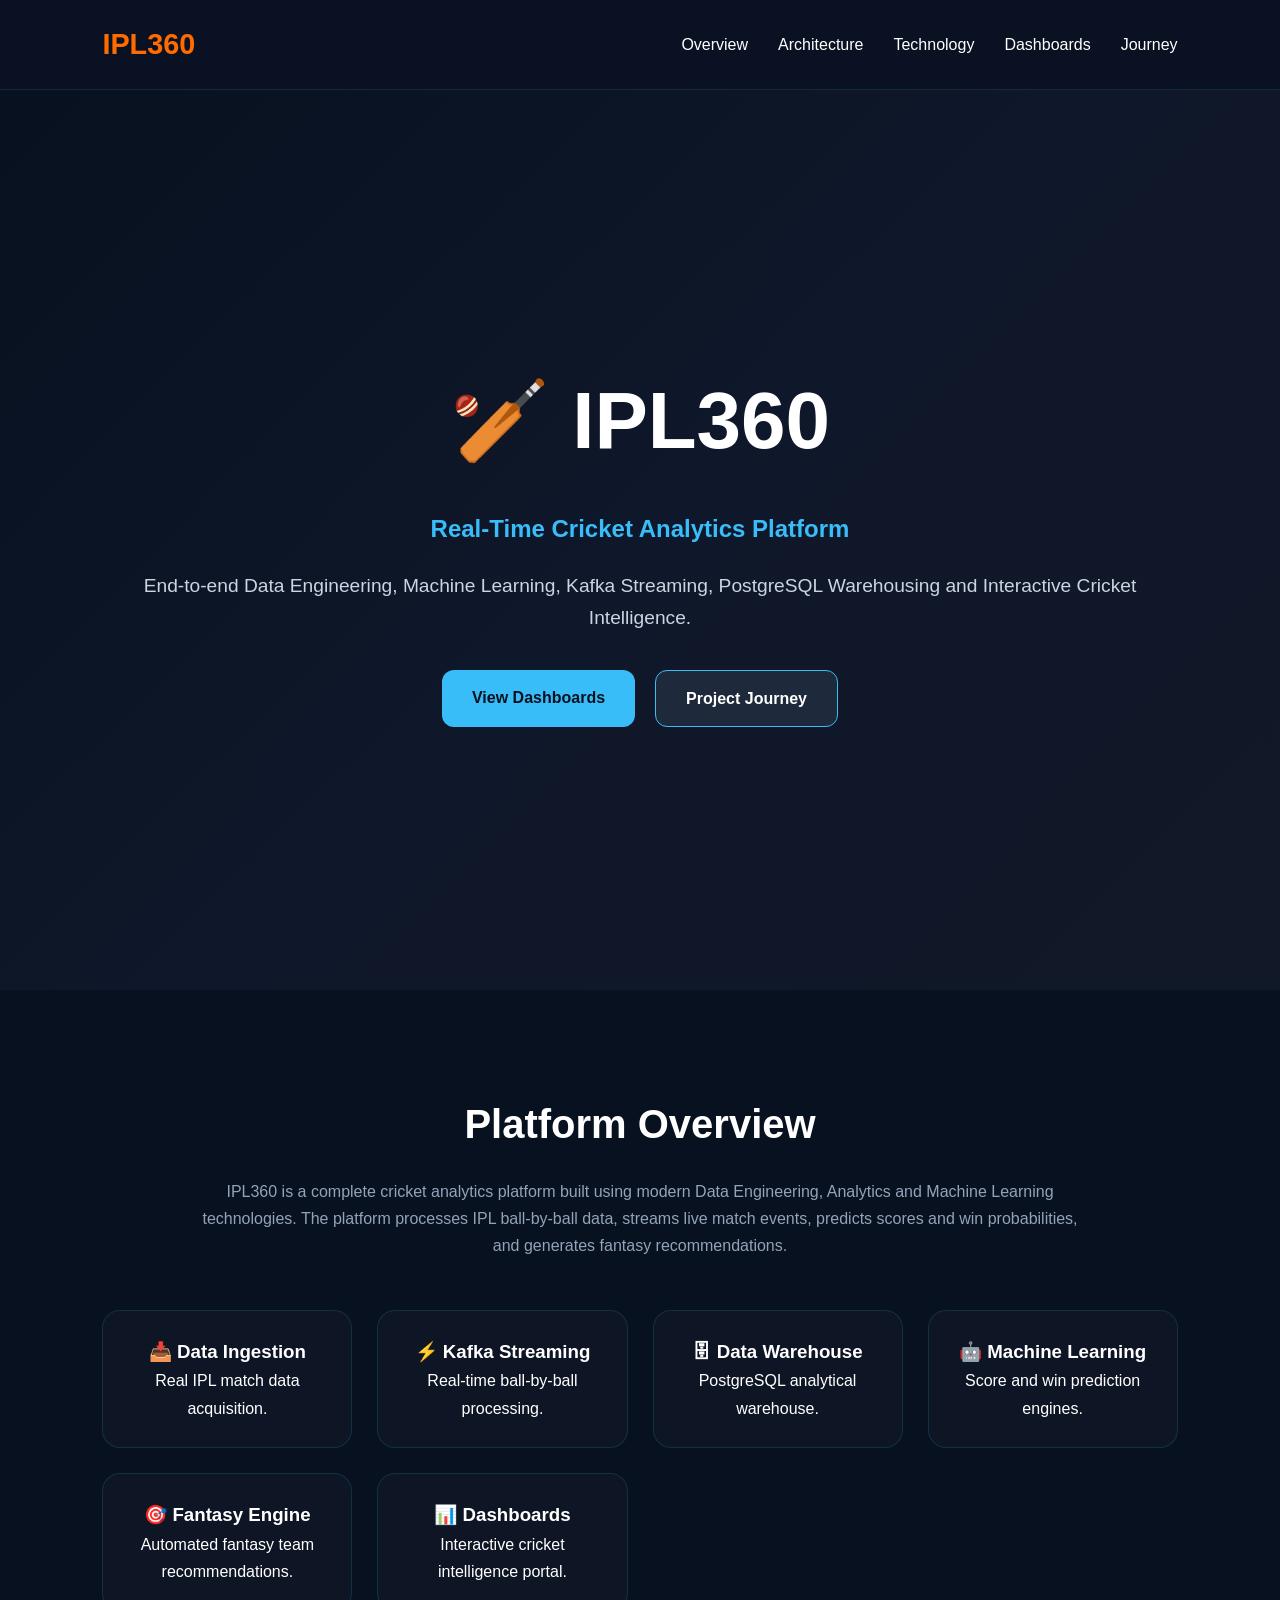
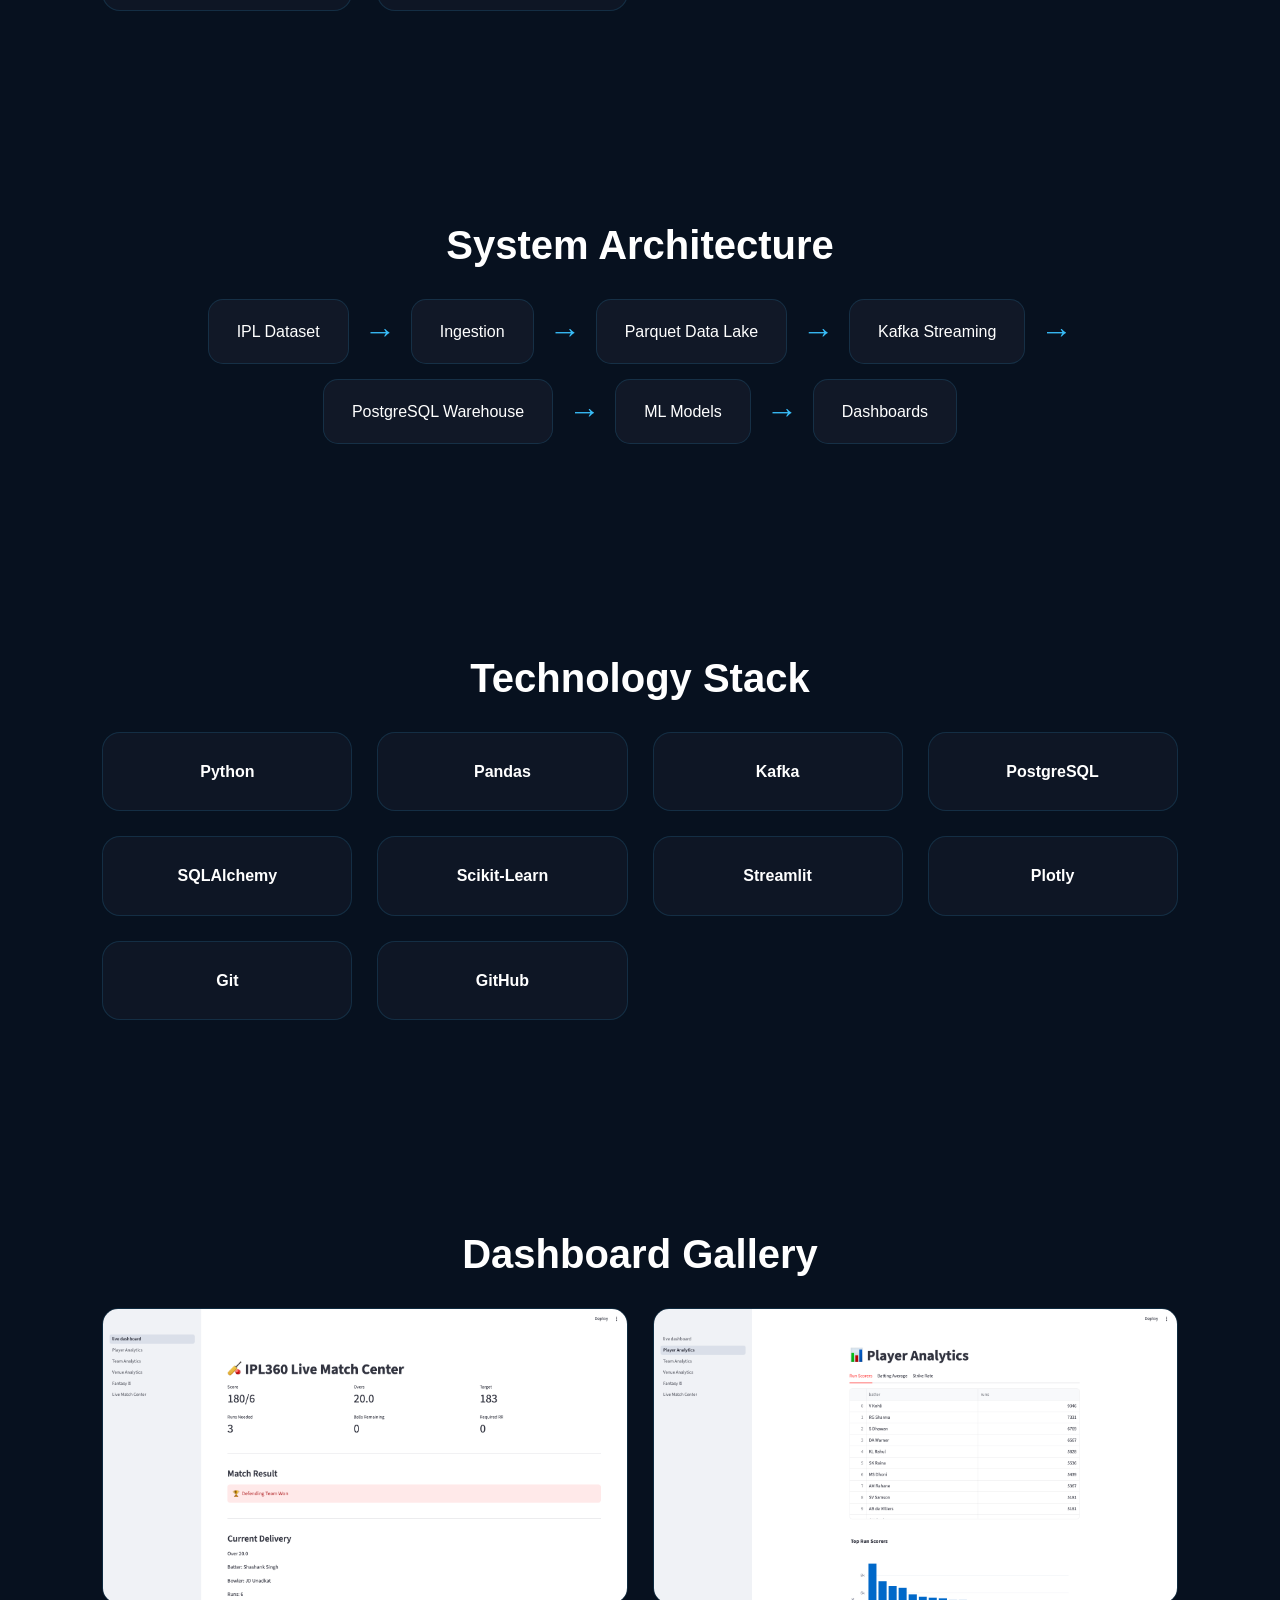
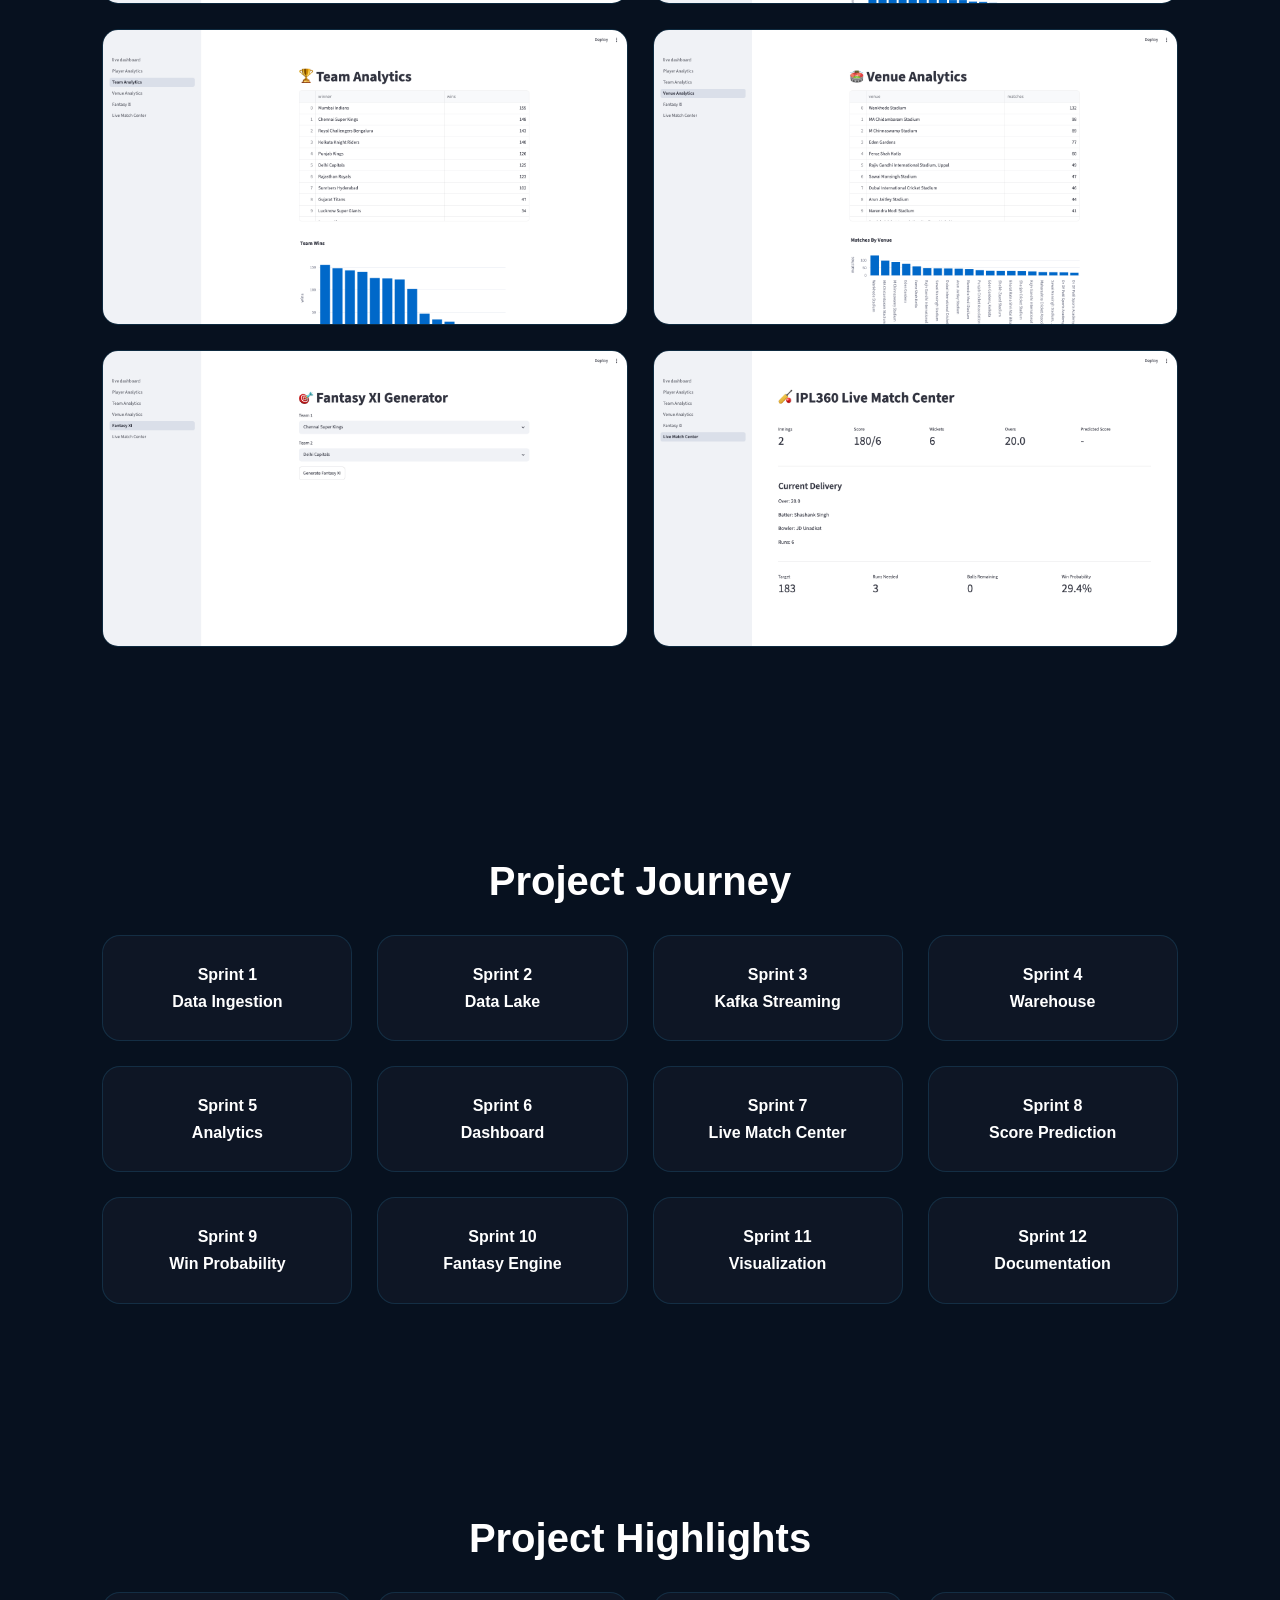
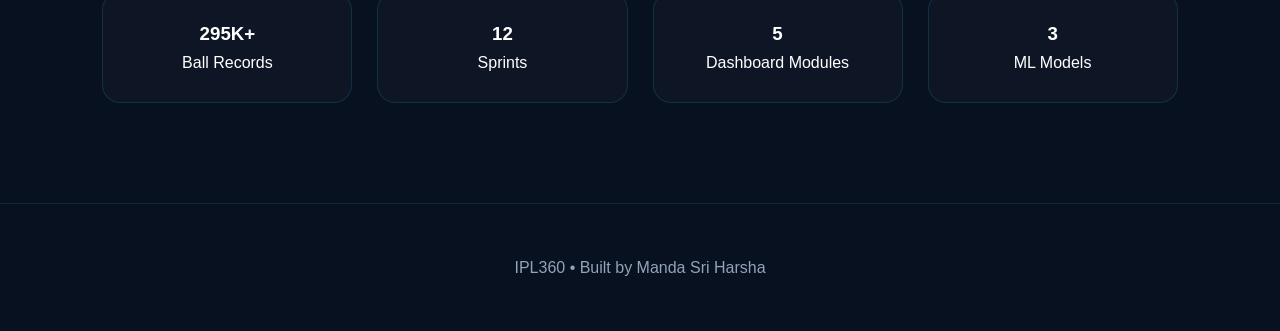
<file: docs/index.html>
<!DOCTYPE html>
<html lang="en">

<head>

<meta charset="UTF-8">
<meta name="viewport" content="width=device-width, initial-scale=1.0">

<title>IPL360 | Real-Time Cricket Analytics Platform</title>

<link rel="stylesheet" href="css/style.css">

</head>

<body>

<nav class="navbar">

<div class="logo">IPL360</div>

<ul>
<li><a href="#overview">Overview</a></li>
<li><a href="#architecture">Architecture</a></li>
<li><a href="#technology">Technology</a></li>
<li><a href="#dashboards">Dashboards</a></li>
<li><a href="#journey">Journey</a></li>
</ul>

</nav>

<section class="hero">

<div class="hero-content">

<h1>🏏 IPL360</h1>

<h2>Real-Time Cricket Analytics Platform</h2>

<p>

End-to-end Data Engineering,
Machine Learning,
Kafka Streaming,
PostgreSQL Warehousing
and Interactive Cricket Intelligence.

</p>

<div class="hero-buttons">

<a href="#dashboards" class="btn">
View Dashboards
</a>

<a href="#journey" class="btn secondary">
Project Journey
</a>

</div>

</div>

</section>

<section id="overview" class="section">

<h2>Platform Overview</h2>

<p class="section-description">

IPL360 is a complete cricket analytics platform
built using modern Data Engineering,
Analytics and Machine Learning technologies.

The platform processes IPL ball-by-ball data,
streams live match events,
predicts scores and win probabilities,
and generates fantasy recommendations.

</p>

<div class="feature-grid">

<div class="feature-card">
<h3>📥 Data Ingestion</h3>
<p>Real IPL match data acquisition.</p>
</div>

<div class="feature-card">
<h3>⚡ Kafka Streaming</h3>
<p>Real-time ball-by-ball processing.</p>
</div>

<div class="feature-card">
<h3>🗄 Data Warehouse</h3>
<p>PostgreSQL analytical warehouse.</p>
</div>

<div class="feature-card">
<h3>🤖 Machine Learning</h3>
<p>Score and win prediction engines.</p>
</div>

<div class="feature-card">
<h3>🎯 Fantasy Engine</h3>
<p>Automated fantasy team recommendations.</p>
</div>

<div class="feature-card">
<h3>📊 Dashboards</h3>
<p>Interactive cricket intelligence portal.</p>
</div>

</div>

</section>

<section id="architecture" class="section">

<h2>System Architecture</h2>

<div class="architecture-flow">

<div class="arch-box">IPL Dataset</div>

<div class="arch-arrow">→</div>

<div class="arch-box">Ingestion</div>

<div class="arch-arrow">→</div>

<div class="arch-box">Parquet Data Lake</div>

<div class="arch-arrow">→</div>

<div class="arch-box">Kafka Streaming</div>

<div class="arch-arrow">→</div>

<div class="arch-box">PostgreSQL Warehouse</div>

<div class="arch-arrow">→</div>

<div class="arch-box">ML Models</div>

<div class="arch-arrow">→</div>

<div class="arch-box">Dashboards</div>

</div>

</section>

<section id="technology" class="section">

<h2>Technology Stack</h2>

<div class="tech-grid">

<div class="tech">Python</div>
<div class="tech">Pandas</div>
<div class="tech">Kafka</div>
<div class="tech">PostgreSQL</div>
<div class="tech">SQLAlchemy</div>
<div class="tech">Scikit-Learn</div>
<div class="tech">Streamlit</div>
<div class="tech">Plotly</div>
<div class="tech">Git</div>
<div class="tech">GitHub</div>

</div>

</section>

<section id="dashboards" class="section">

<h2>Dashboard Gallery</h2>

<div class="gallery">

<img src="screenshots/home.png">
<img src="screenshots/player_analytics.png">
<img src="screenshots/team_analytics.png">
<img src="screenshots/venue_analytics.png">
<img src="screenshots/fantasy_xi.png">
<img src="screenshots/live_match_center.png">

</div>

</section>

<section id="journey" class="section">

<h2>Project Journey</h2>

<div class="sprint-grid">

<a href="pages/sprint1.html">Sprint 1<br>Data Ingestion</a>
<a href="pages/sprint2.html">Sprint 2<br>Data Lake</a>
<a href="pages/sprint3.html">Sprint 3<br>Kafka Streaming</a>
<a href="pages/sprint4.html">Sprint 4<br>Warehouse</a>
<a href="pages/sprint5.html">Sprint 5<br>Analytics</a>
<a href="pages/sprint6.html">Sprint 6<br>Dashboard</a>
<a href="pages/sprint7.html">Sprint 7<br>Live Match Center</a>
<a href="pages/sprint8.html">Sprint 8<br>Score Prediction</a>
<a href="pages/sprint9.html">Sprint 9<br>Win Probability</a>
<a href="pages/sprint10.html">Sprint 10<br>Fantasy Engine</a>
<a href="pages/sprint11.html">Sprint 11<br>Visualization</a>
<a href="pages/sprint12.html">Sprint 12<br>Documentation</a>

</div>

</section>

<section class="section">

<h2>Project Highlights</h2>

<div class="achievement-grid">

<div>
<h3>295K+</h3>
<p>Ball Records</p>
</div>

<div>
<h3>12</h3>
<p>Sprints</p>
</div>

<div>
<h3>5</h3>
<p>Dashboard Modules</p>
</div>

<div>
<h3>3</h3>
<p>ML Models</p>
</div>

</div>

</section>

<footer>

<p>
IPL360 • Built by Manda Sri Harsha
</p>

</footer>

</body>

</html>
</file>
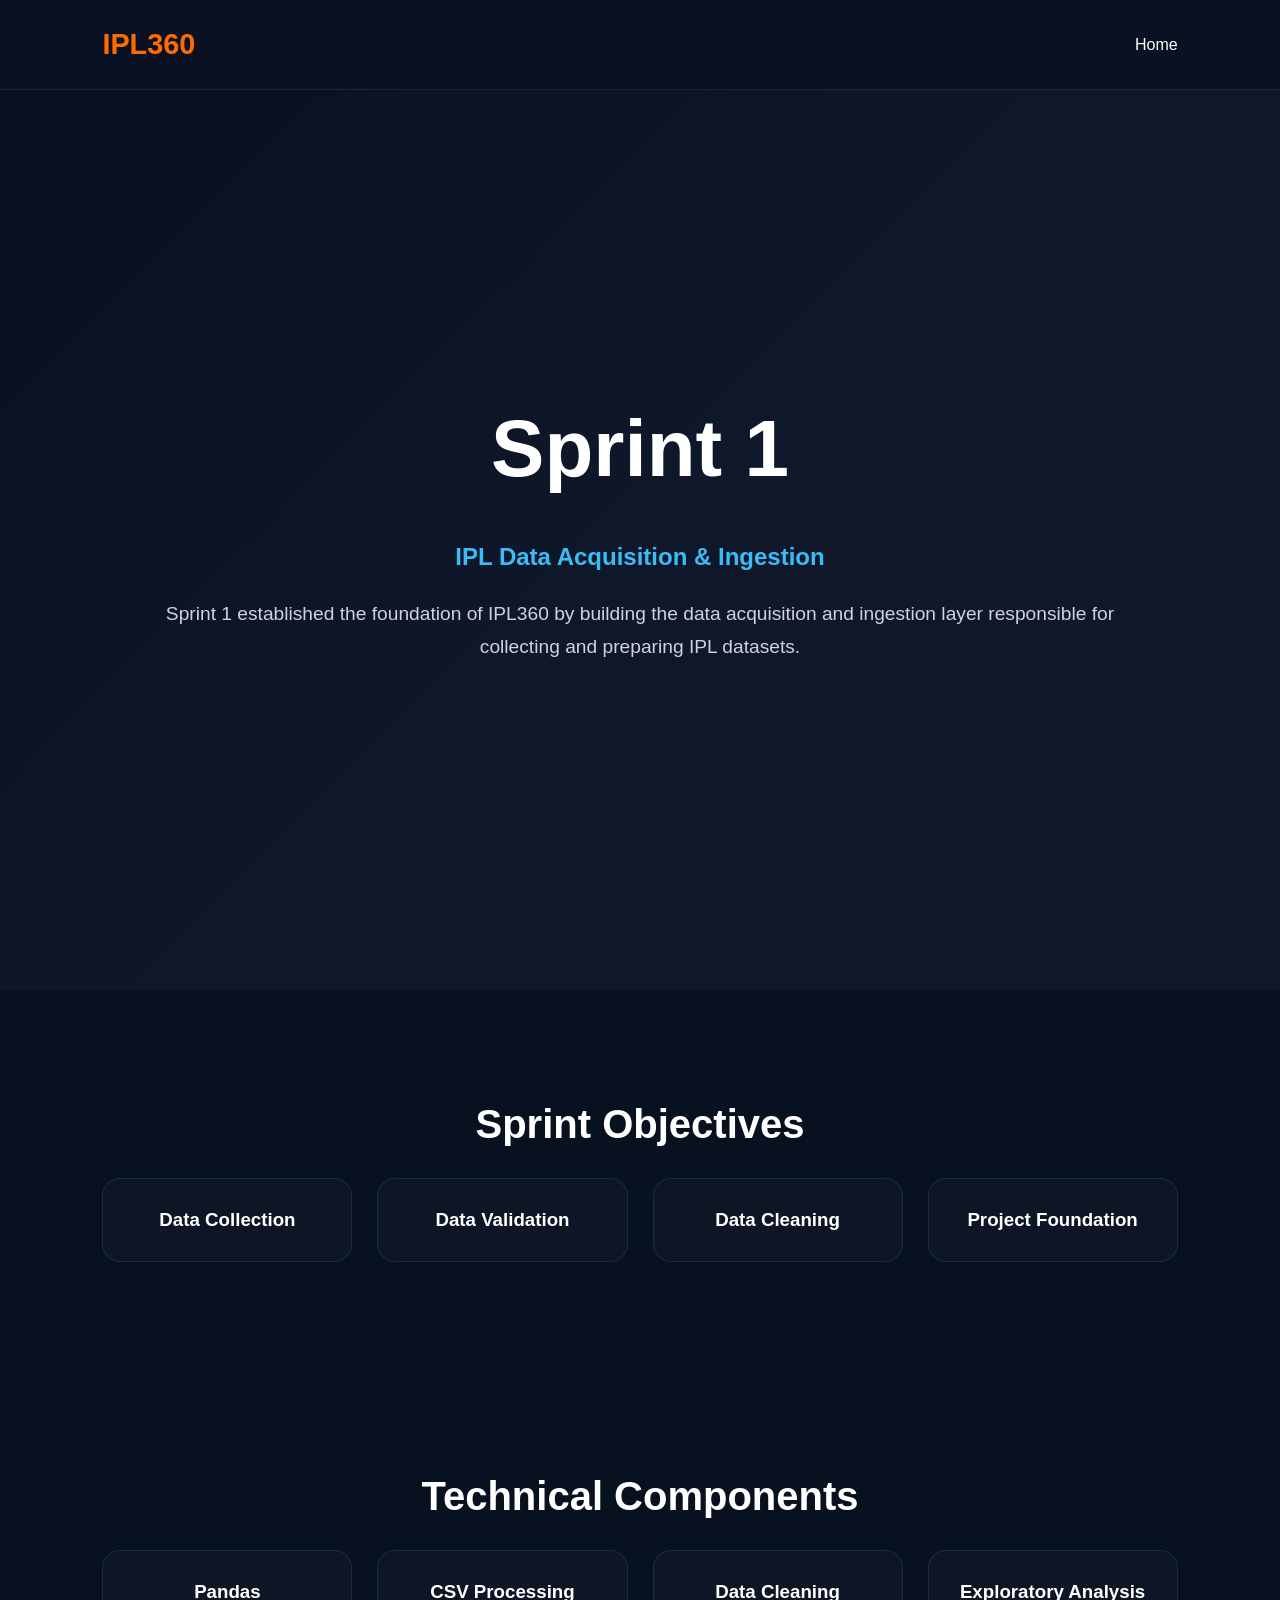
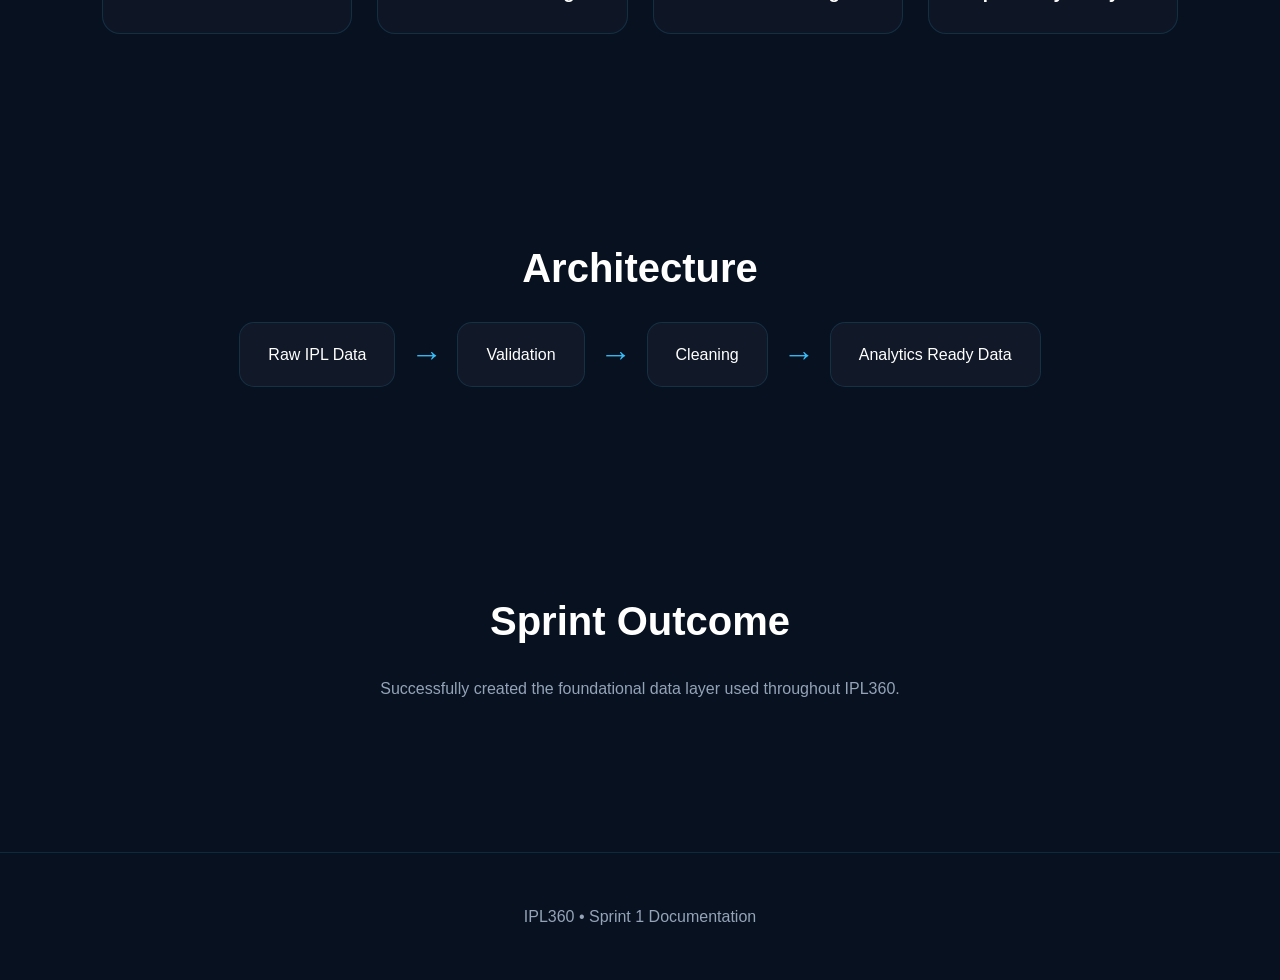
<file: docs/pages/sprint1.html>
<!DOCTYPE html>
<html lang="en">

<head>

<meta charset="UTF-8">
<meta name="viewport"
content="width=device-width, initial-scale=1.0">

<title>
Sprint 1 | IPL Data Acquisition & Ingestion
</title>

<link rel="stylesheet"
href="../css/style.css">

</head>

<body>

<nav class="navbar">

<div class="logo">
IPL360
</div>

<ul>
<li>
<a href="../index.html">
Home
</a>
</li>
</ul>

</nav>

<section class="hero">

<div class="hero-content">

<h1>
Sprint 1
</h1>

<h2>
IPL Data Acquisition & Ingestion
</h2>

<p>
Sprint 1 established the foundation of IPL360 by building the data acquisition and ingestion layer responsible for collecting and preparing IPL datasets.
</p>

</div>

</section>

<section class="section">

<h2>
Sprint Objectives
</h2>

<div class="feature-grid">


<div class="feature-card">
<h3>Data Collection</h3>
</div>

<div class="feature-card">
<h3>Data Validation</h3>
</div>

<div class="feature-card">
<h3>Data Cleaning</h3>
</div>

<div class="feature-card">
<h3>Project Foundation</h3>
</div>


</div>

</section>

<section class="section">

<h2>
Technical Components
</h2>

<div class="feature-grid">


<div class="feature-card">
<h3>Pandas</h3>
</div>

<div class="feature-card">
<h3>CSV Processing</h3>
</div>

<div class="feature-card">
<h3>Data Cleaning</h3>
</div>

<div class="feature-card">
<h3>Exploratory Analysis</h3>
</div>


</div>

</section>

<section class="section">

<h2>
Architecture
</h2>

<div class="architecture-flow">


<div class="arch-box">
Raw IPL Data
</div>

<div class="arch-arrow">
→
</div>

<div class="arch-box">
Validation
</div>

<div class="arch-arrow">
→
</div>

<div class="arch-box">
Cleaning
</div>

<div class="arch-arrow">
→
</div>

<div class="arch-box">
Analytics Ready Data
</div>


</div>

</section>

<section class="section">

<h2>
Sprint Outcome
</h2>

<p class="section-description">

Successfully created the foundational data layer used throughout IPL360.

</p>

</section>

<footer>

<p>
IPL360 • Sprint 1 Documentation
</p>

</footer>

</body>

</html>
</file>
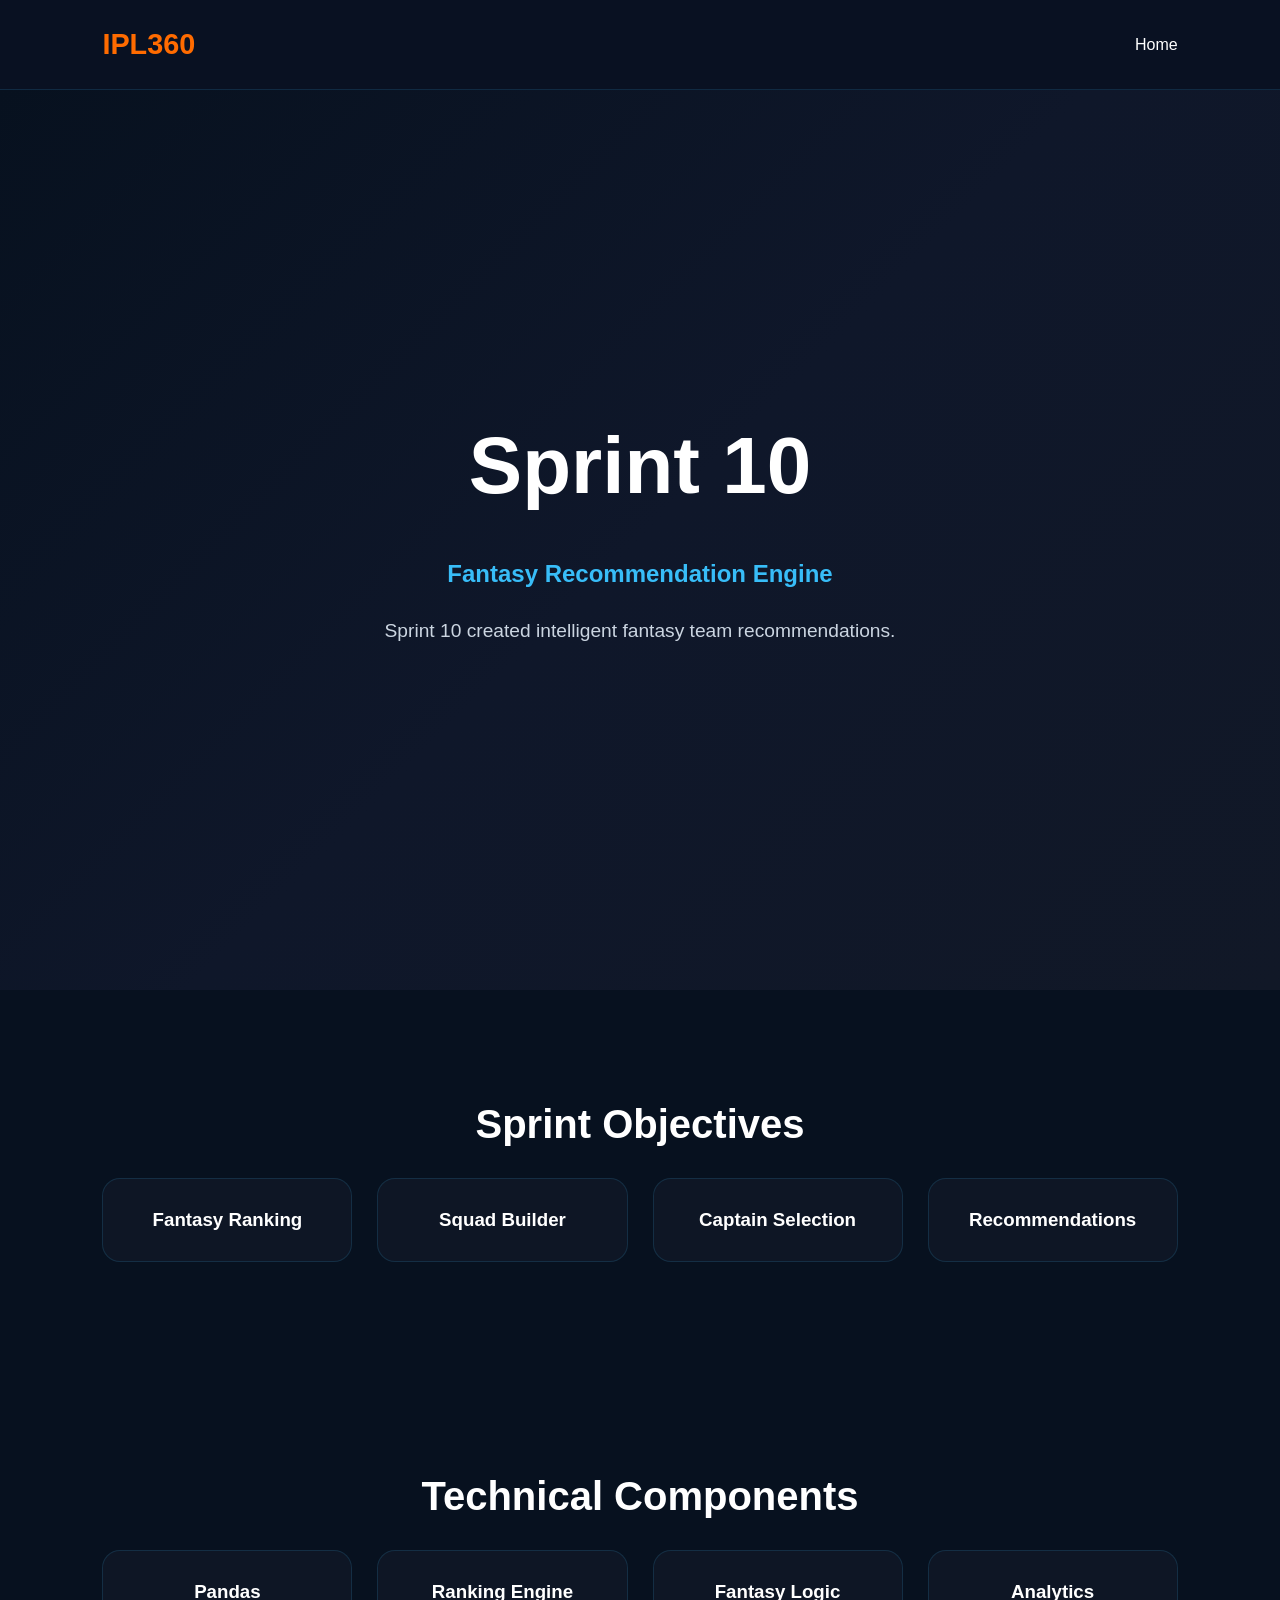
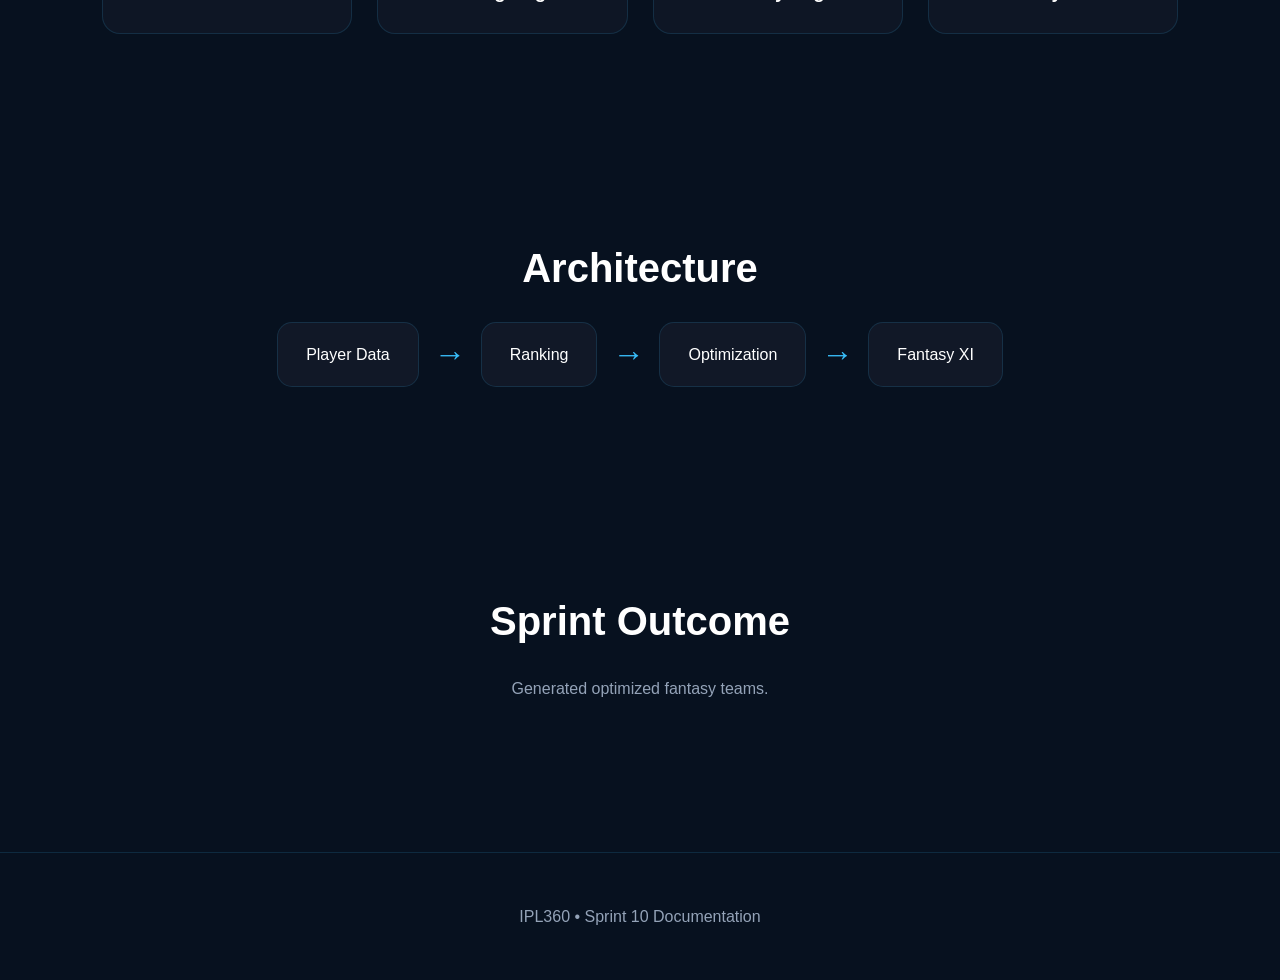
<file: docs/pages/sprint10.html>
<!DOCTYPE html>
<html lang="en">

<head>

<meta charset="UTF-8">
<meta name="viewport"
content="width=device-width, initial-scale=1.0">

<title>
Sprint 10 | Fantasy Recommendation Engine
</title>

<link rel="stylesheet"
href="../css/style.css">

</head>

<body>

<nav class="navbar">

<div class="logo">
IPL360
</div>

<ul>
<li>
<a href="../index.html">
Home
</a>
</li>
</ul>

</nav>

<section class="hero">

<div class="hero-content">

<h1>
Sprint 10
</h1>

<h2>
Fantasy Recommendation Engine
</h2>

<p>
Sprint 10 created intelligent fantasy team recommendations.
</p>

</div>

</section>

<section class="section">

<h2>
Sprint Objectives
</h2>

<div class="feature-grid">


<div class="feature-card">
<h3>Fantasy Ranking</h3>
</div>

<div class="feature-card">
<h3>Squad Builder</h3>
</div>

<div class="feature-card">
<h3>Captain Selection</h3>
</div>

<div class="feature-card">
<h3>Recommendations</h3>
</div>


</div>

</section>

<section class="section">

<h2>
Technical Components
</h2>

<div class="feature-grid">


<div class="feature-card">
<h3>Pandas</h3>
</div>

<div class="feature-card">
<h3>Ranking Engine</h3>
</div>

<div class="feature-card">
<h3>Fantasy Logic</h3>
</div>

<div class="feature-card">
<h3>Analytics</h3>
</div>


</div>

</section>

<section class="section">

<h2>
Architecture
</h2>

<div class="architecture-flow">


<div class="arch-box">
Player Data
</div>

<div class="arch-arrow">
→
</div>

<div class="arch-box">
Ranking
</div>

<div class="arch-arrow">
→
</div>

<div class="arch-box">
Optimization
</div>

<div class="arch-arrow">
→
</div>

<div class="arch-box">
Fantasy XI
</div>


</div>

</section>

<section class="section">

<h2>
Sprint Outcome
</h2>

<p class="section-description">

Generated optimized fantasy teams.

</p>

</section>

<footer>

<p>
IPL360 • Sprint 10 Documentation
</p>

</footer>

</body>

</html>
</file>
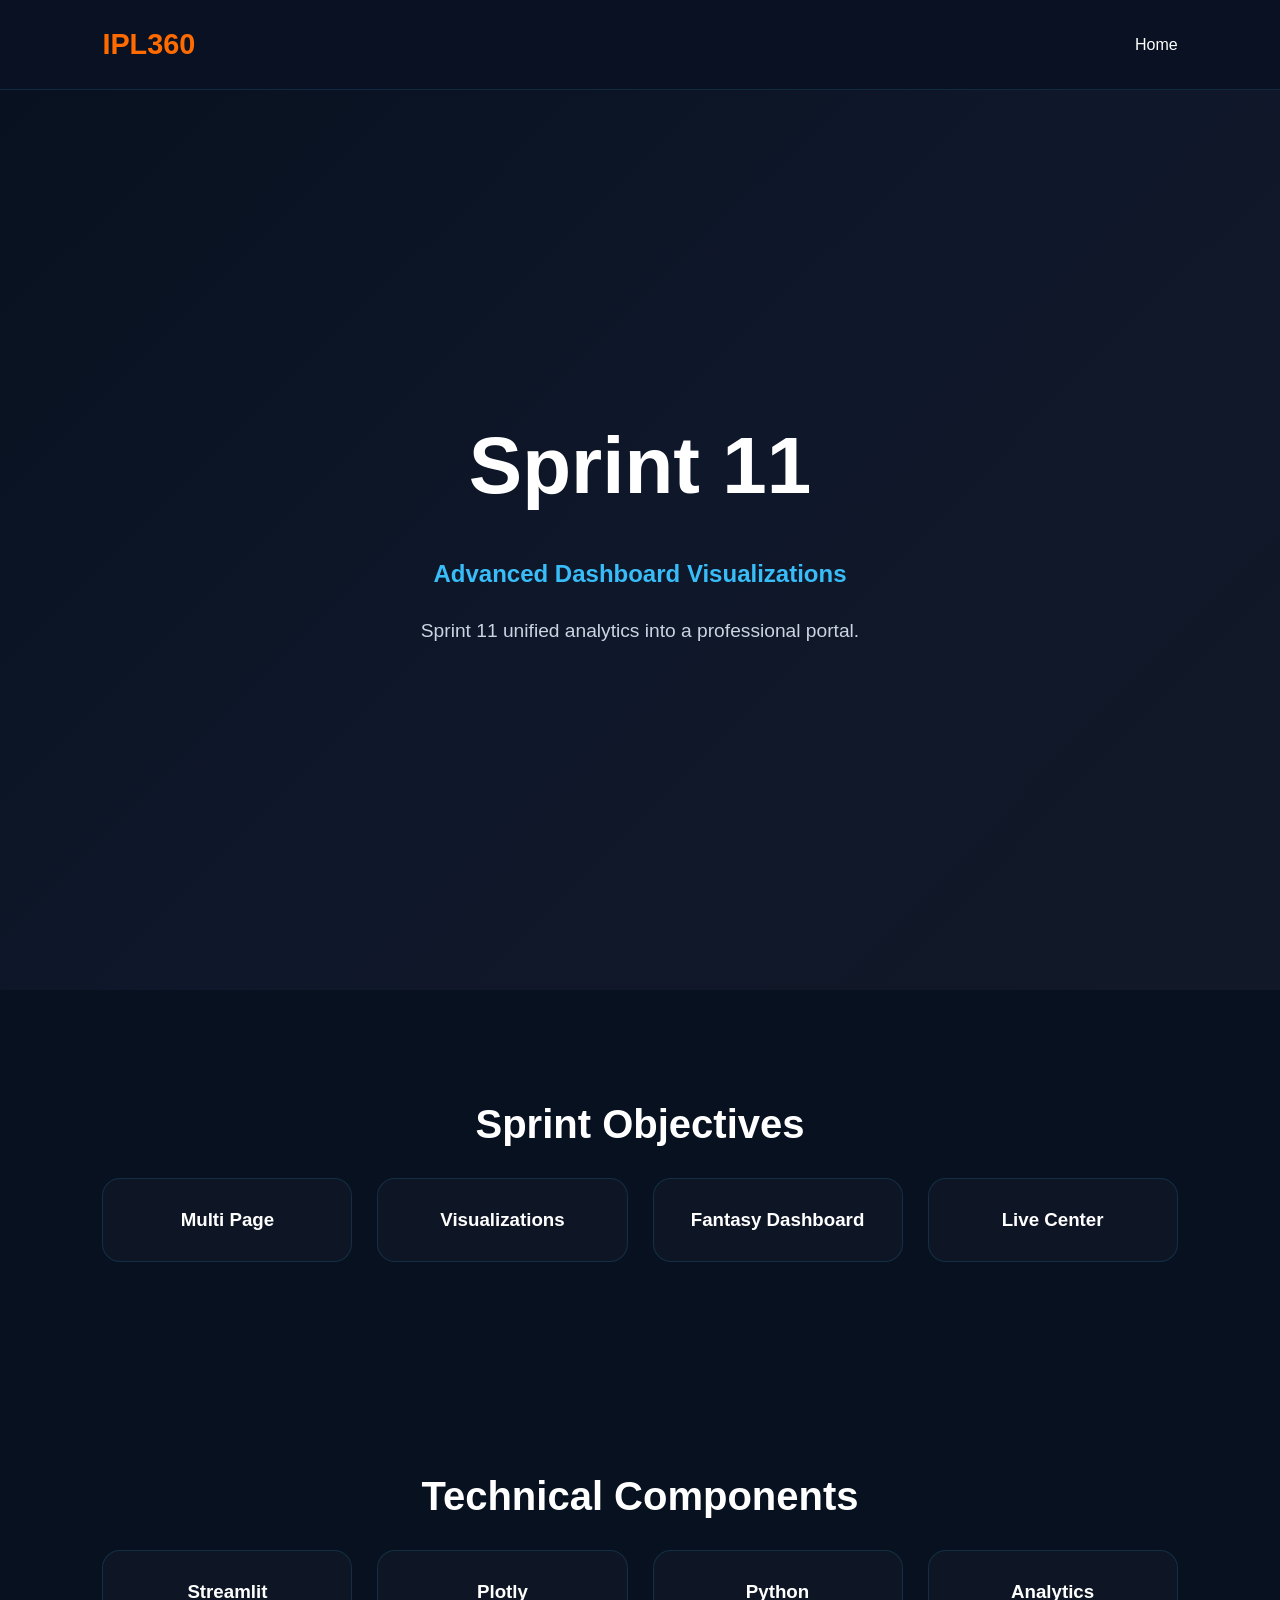
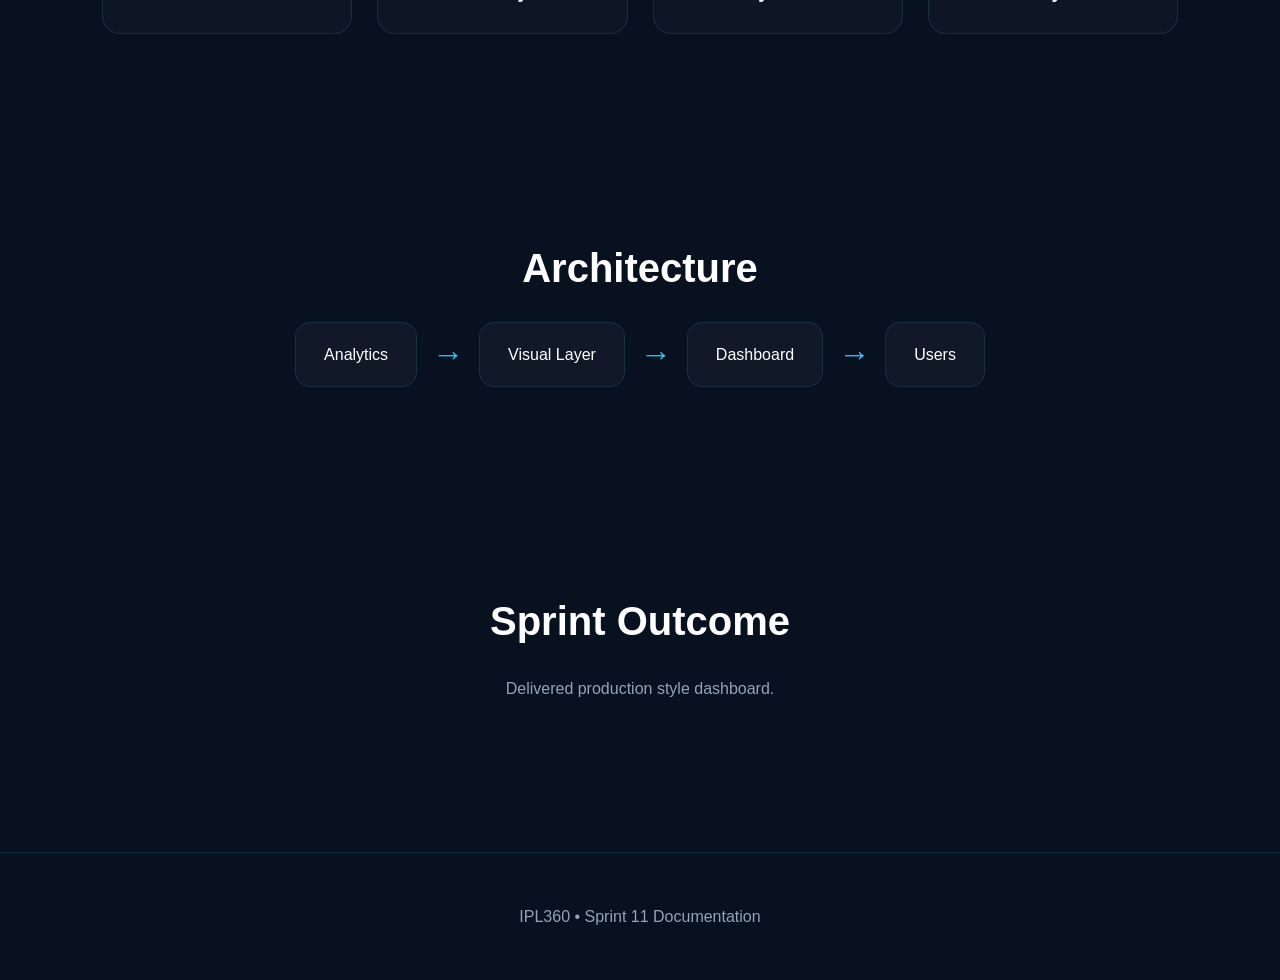
<file: docs/pages/sprint11.html>
<!DOCTYPE html>
<html lang="en">

<head>

<meta charset="UTF-8">
<meta name="viewport"
content="width=device-width, initial-scale=1.0">

<title>
Sprint 11 | Advanced Dashboard Visualizations
</title>

<link rel="stylesheet"
href="../css/style.css">

</head>

<body>

<nav class="navbar">

<div class="logo">
IPL360
</div>

<ul>
<li>
<a href="../index.html">
Home
</a>
</li>
</ul>

</nav>

<section class="hero">

<div class="hero-content">

<h1>
Sprint 11
</h1>

<h2>
Advanced Dashboard Visualizations
</h2>

<p>
Sprint 11 unified analytics into a professional portal.
</p>

</div>

</section>

<section class="section">

<h2>
Sprint Objectives
</h2>

<div class="feature-grid">


<div class="feature-card">
<h3>Multi Page</h3>
</div>

<div class="feature-card">
<h3>Visualizations</h3>
</div>

<div class="feature-card">
<h3>Fantasy Dashboard</h3>
</div>

<div class="feature-card">
<h3>Live Center</h3>
</div>


</div>

</section>

<section class="section">

<h2>
Technical Components
</h2>

<div class="feature-grid">


<div class="feature-card">
<h3>Streamlit</h3>
</div>

<div class="feature-card">
<h3>Plotly</h3>
</div>

<div class="feature-card">
<h3>Python</h3>
</div>

<div class="feature-card">
<h3>Analytics</h3>
</div>


</div>

</section>

<section class="section">

<h2>
Architecture
</h2>

<div class="architecture-flow">


<div class="arch-box">
Analytics
</div>

<div class="arch-arrow">
→
</div>

<div class="arch-box">
Visual Layer
</div>

<div class="arch-arrow">
→
</div>

<div class="arch-box">
Dashboard
</div>

<div class="arch-arrow">
→
</div>

<div class="arch-box">
Users
</div>


</div>

</section>

<section class="section">

<h2>
Sprint Outcome
</h2>

<p class="section-description">

Delivered production style dashboard.

</p>

</section>

<footer>

<p>
IPL360 • Sprint 11 Documentation
</p>

</footer>

</body>

</html>
</file>
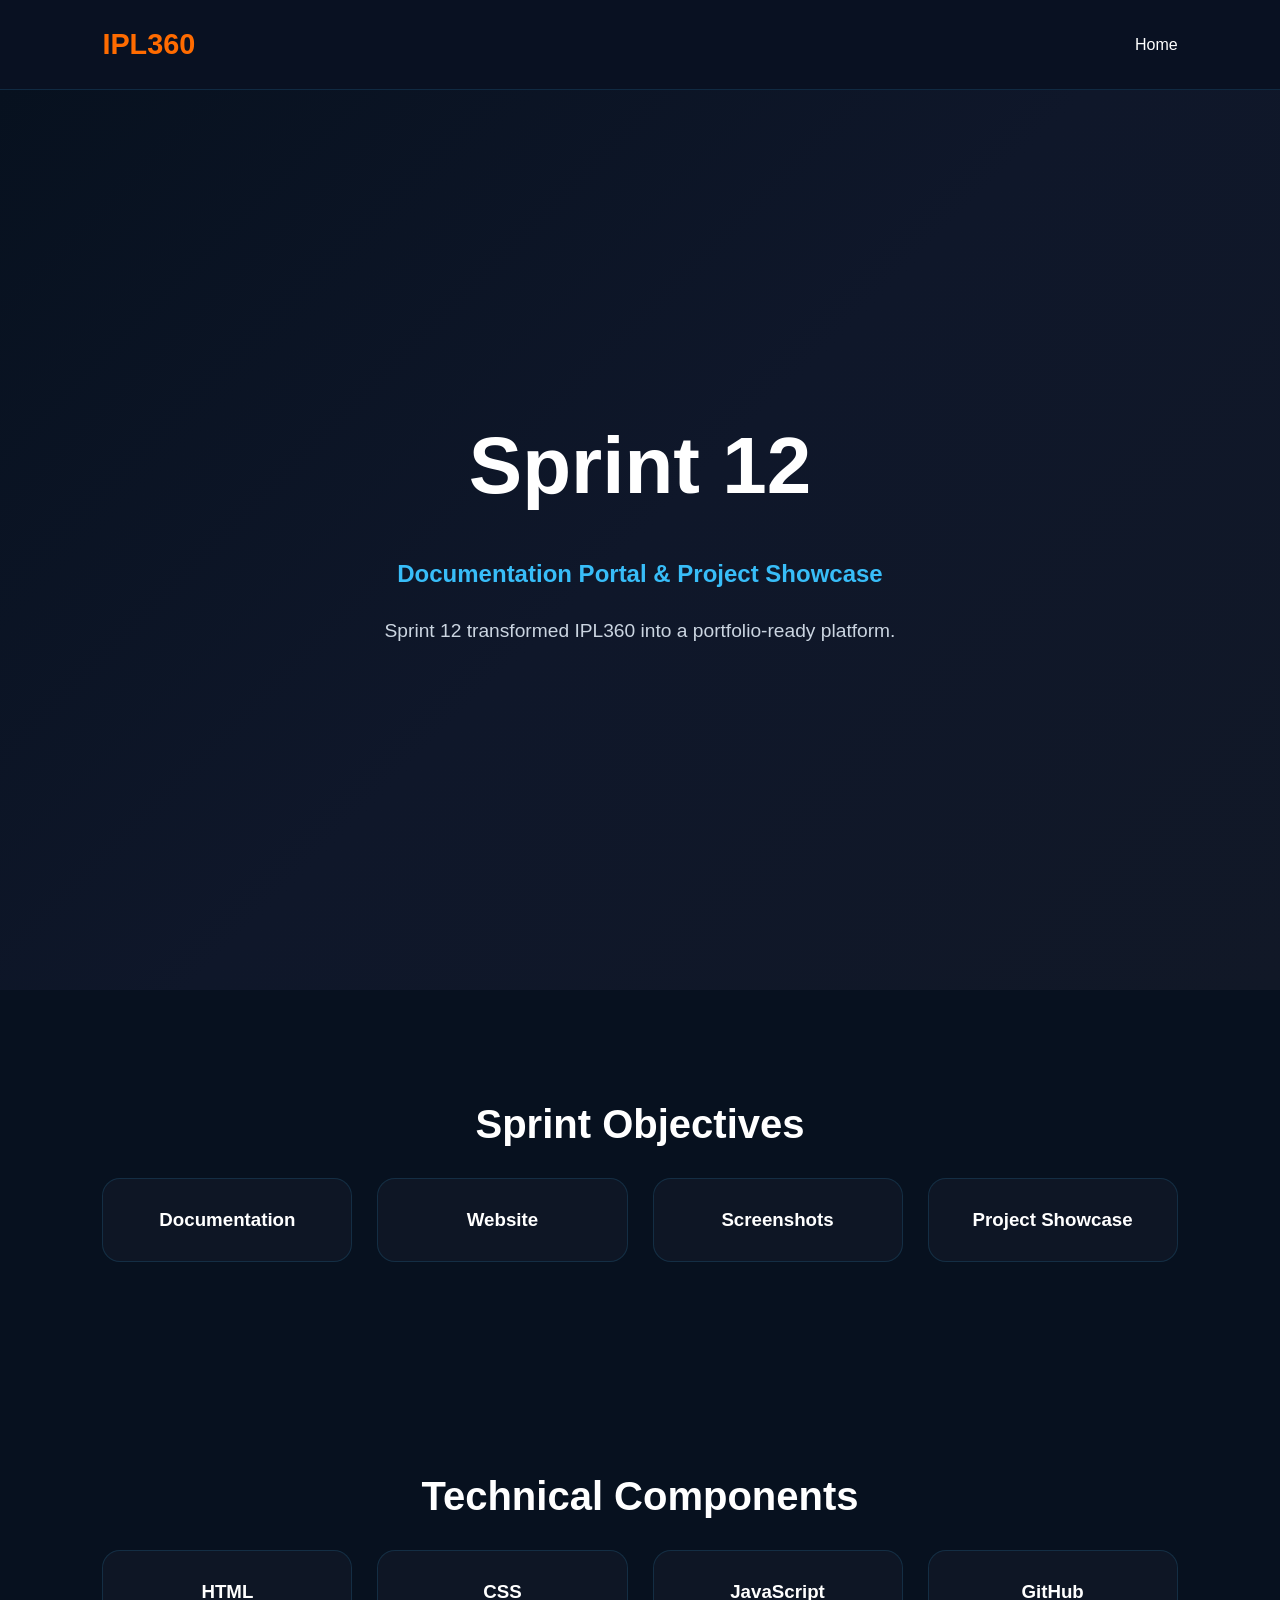
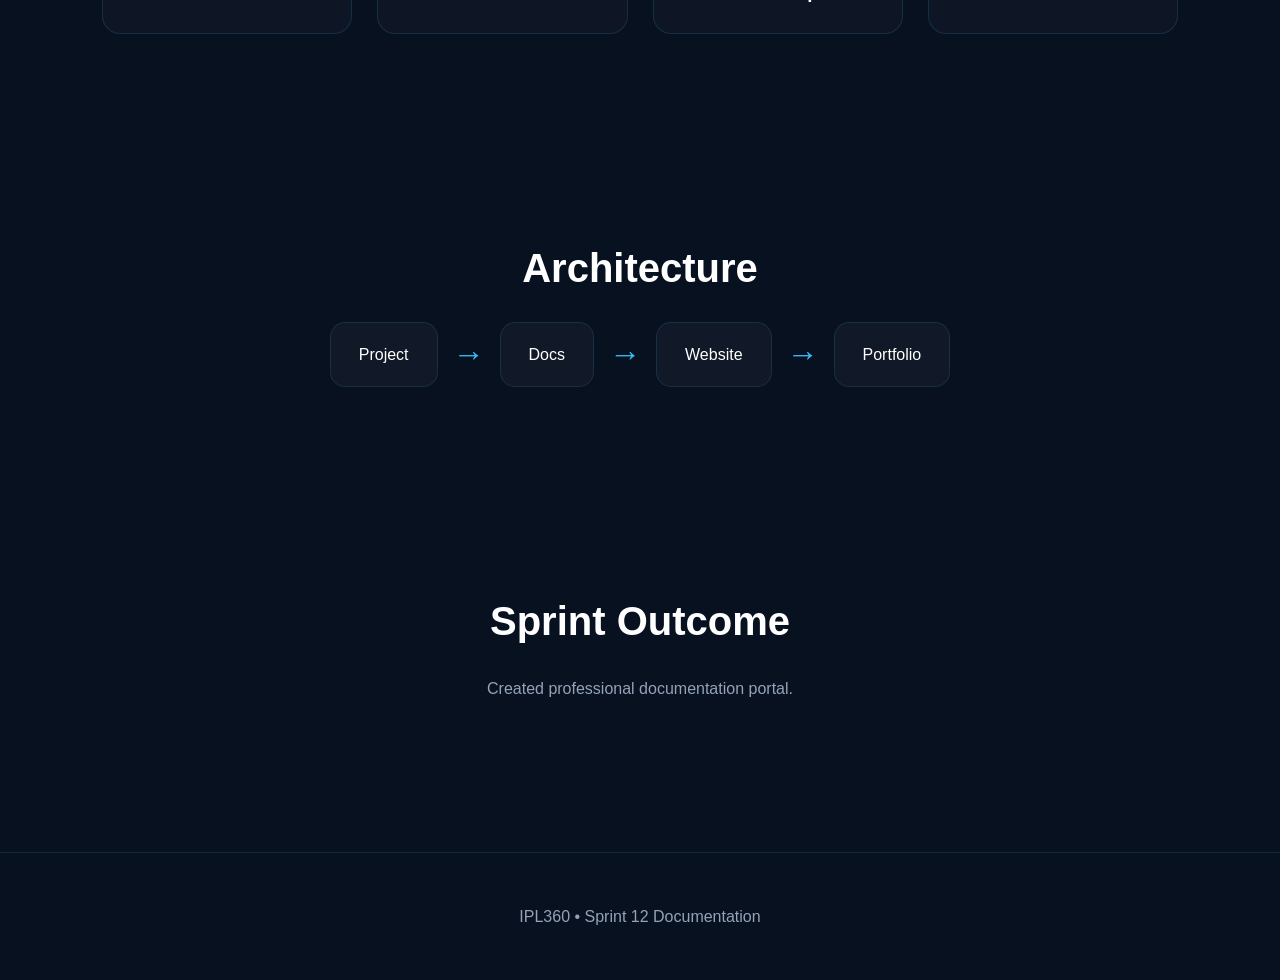
<file: docs/pages/sprint12.html>
<!DOCTYPE html>
<html lang="en">

<head>

<meta charset="UTF-8">
<meta name="viewport"
content="width=device-width, initial-scale=1.0">

<title>
Sprint 12 | Documentation Portal & Project Showcase
</title>

<link rel="stylesheet"
href="../css/style.css">

</head>

<body>

<nav class="navbar">

<div class="logo">
IPL360
</div>

<ul>
<li>
<a href="../index.html">
Home
</a>
</li>
</ul>

</nav>

<section class="hero">

<div class="hero-content">

<h1>
Sprint 12
</h1>

<h2>
Documentation Portal & Project Showcase
</h2>

<p>
Sprint 12 transformed IPL360 into a portfolio-ready platform.
</p>

</div>

</section>

<section class="section">

<h2>
Sprint Objectives
</h2>

<div class="feature-grid">


<div class="feature-card">
<h3>Documentation</h3>
</div>

<div class="feature-card">
<h3>Website</h3>
</div>

<div class="feature-card">
<h3>Screenshots</h3>
</div>

<div class="feature-card">
<h3>Project Showcase</h3>
</div>


</div>

</section>

<section class="section">

<h2>
Technical Components
</h2>

<div class="feature-grid">


<div class="feature-card">
<h3>HTML</h3>
</div>

<div class="feature-card">
<h3>CSS</h3>
</div>

<div class="feature-card">
<h3>JavaScript</h3>
</div>

<div class="feature-card">
<h3>GitHub</h3>
</div>


</div>

</section>

<section class="section">

<h2>
Architecture
</h2>

<div class="architecture-flow">


<div class="arch-box">
Project
</div>

<div class="arch-arrow">
→
</div>

<div class="arch-box">
Docs
</div>

<div class="arch-arrow">
→
</div>

<div class="arch-box">
Website
</div>

<div class="arch-arrow">
→
</div>

<div class="arch-box">
Portfolio
</div>


</div>

</section>

<section class="section">

<h2>
Sprint Outcome
</h2>

<p class="section-description">

Created professional documentation portal.

</p>

</section>

<footer>

<p>
IPL360 • Sprint 12 Documentation
</p>

</footer>

</body>

</html>
</file>
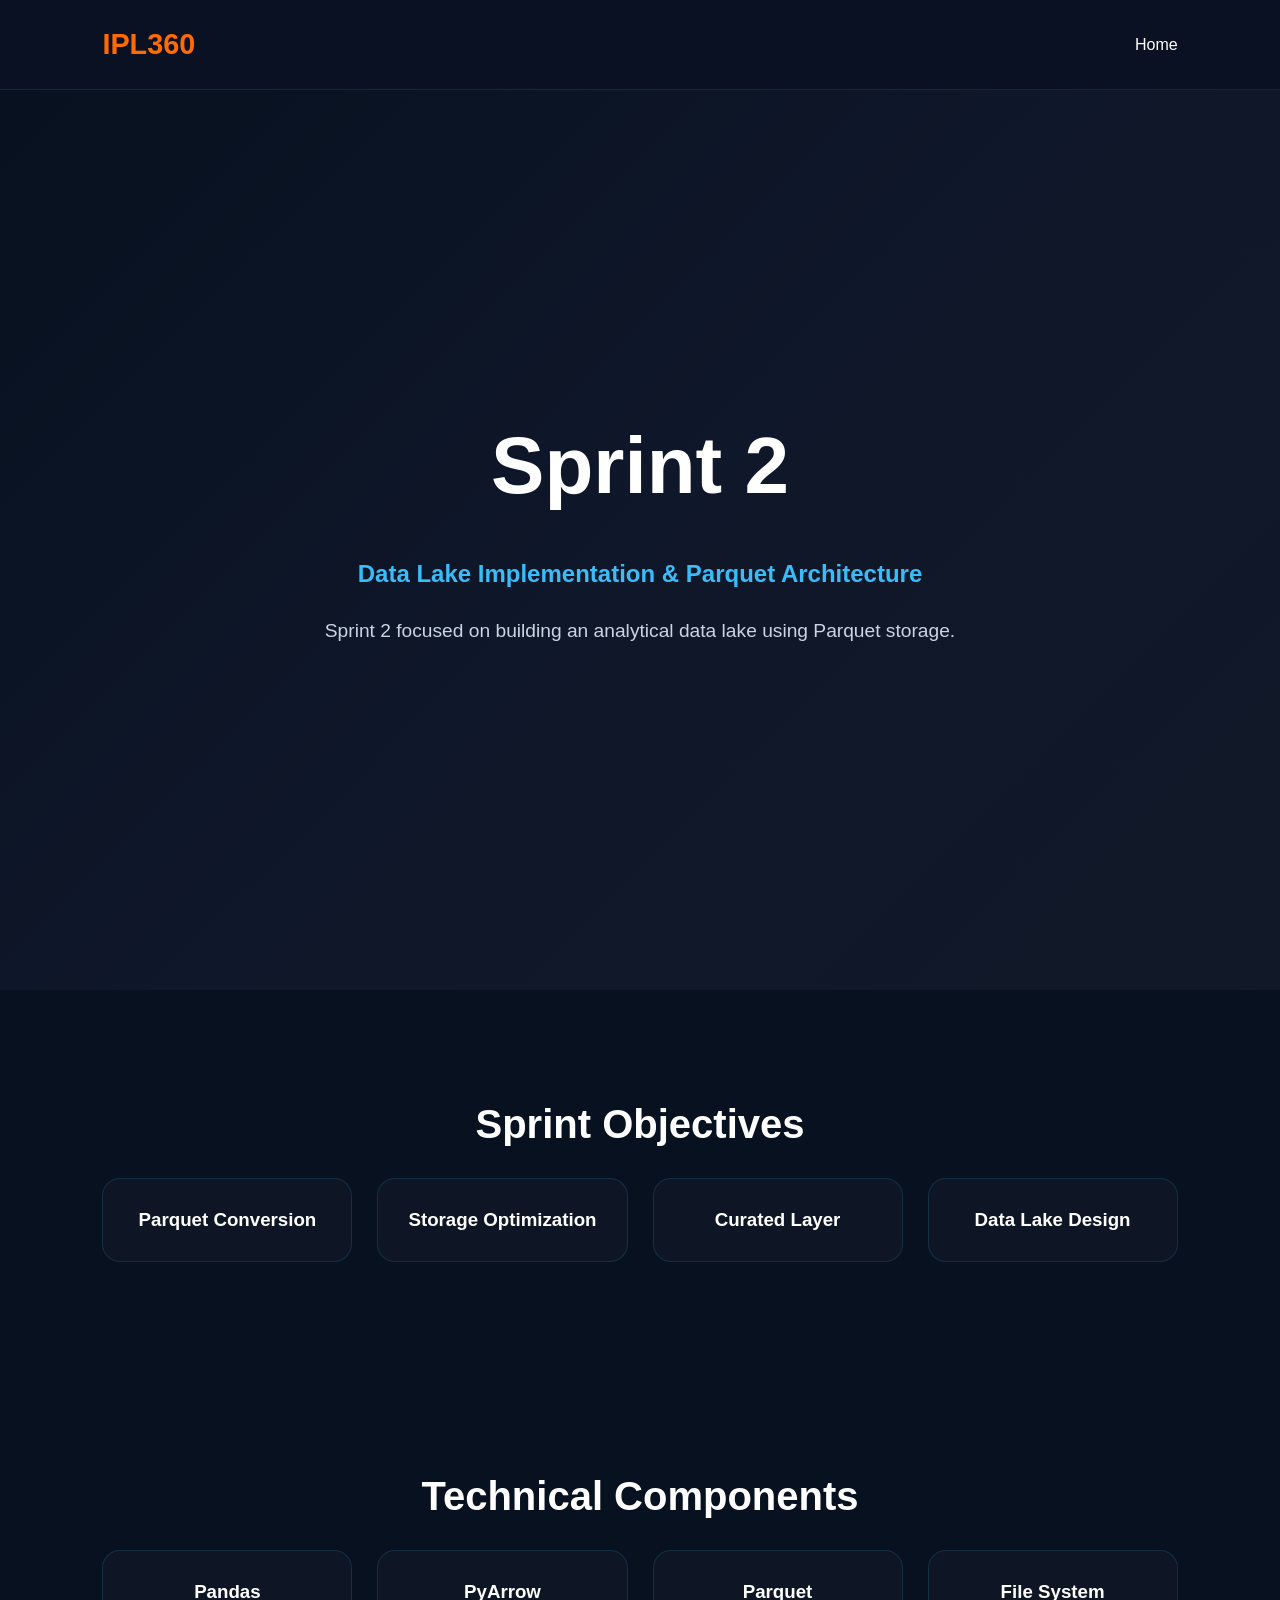
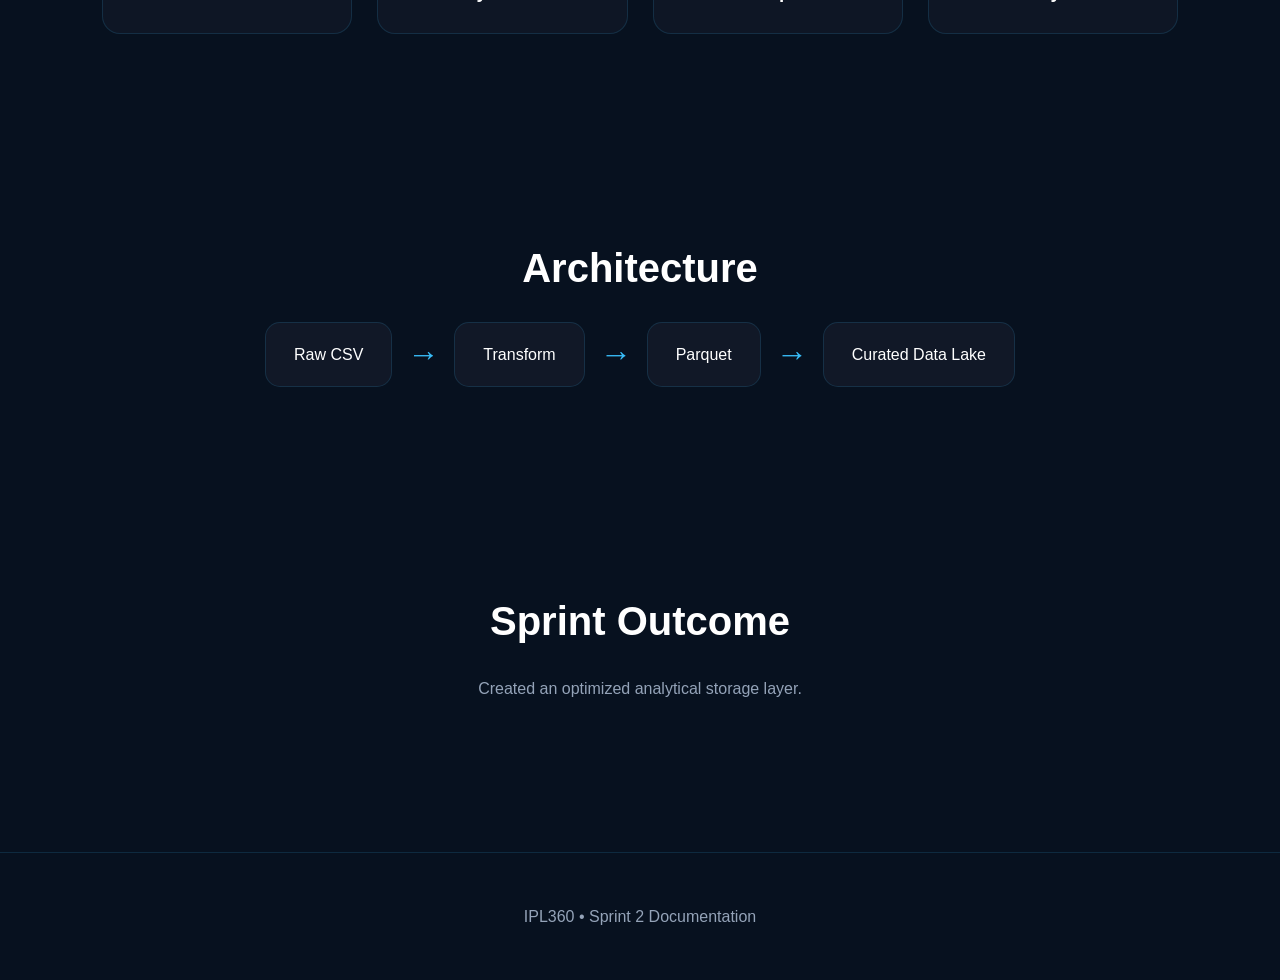
<file: docs/pages/sprint2.html>
<!DOCTYPE html>
<html lang="en">

<head>

<meta charset="UTF-8">
<meta name="viewport"
content="width=device-width, initial-scale=1.0">

<title>
Sprint 2 | Data Lake Implementation & Parquet Architecture
</title>

<link rel="stylesheet"
href="../css/style.css">

</head>

<body>

<nav class="navbar">

<div class="logo">
IPL360
</div>

<ul>
<li>
<a href="../index.html">
Home
</a>
</li>
</ul>

</nav>

<section class="hero">

<div class="hero-content">

<h1>
Sprint 2
</h1>

<h2>
Data Lake Implementation & Parquet Architecture
</h2>

<p>
Sprint 2 focused on building an analytical data lake using Parquet storage.
</p>

</div>

</section>

<section class="section">

<h2>
Sprint Objectives
</h2>

<div class="feature-grid">


<div class="feature-card">
<h3>Parquet Conversion</h3>
</div>

<div class="feature-card">
<h3>Storage Optimization</h3>
</div>

<div class="feature-card">
<h3>Curated Layer</h3>
</div>

<div class="feature-card">
<h3>Data Lake Design</h3>
</div>


</div>

</section>

<section class="section">

<h2>
Technical Components
</h2>

<div class="feature-grid">


<div class="feature-card">
<h3>Pandas</h3>
</div>

<div class="feature-card">
<h3>PyArrow</h3>
</div>

<div class="feature-card">
<h3>Parquet</h3>
</div>

<div class="feature-card">
<h3>File System</h3>
</div>


</div>

</section>

<section class="section">

<h2>
Architecture
</h2>

<div class="architecture-flow">


<div class="arch-box">
Raw CSV
</div>

<div class="arch-arrow">
→
</div>

<div class="arch-box">
Transform
</div>

<div class="arch-arrow">
→
</div>

<div class="arch-box">
Parquet
</div>

<div class="arch-arrow">
→
</div>

<div class="arch-box">
Curated Data Lake
</div>


</div>

</section>

<section class="section">

<h2>
Sprint Outcome
</h2>

<p class="section-description">

Created an optimized analytical storage layer.

</p>

</section>

<footer>

<p>
IPL360 • Sprint 2 Documentation
</p>

</footer>

</body>

</html>
</file>
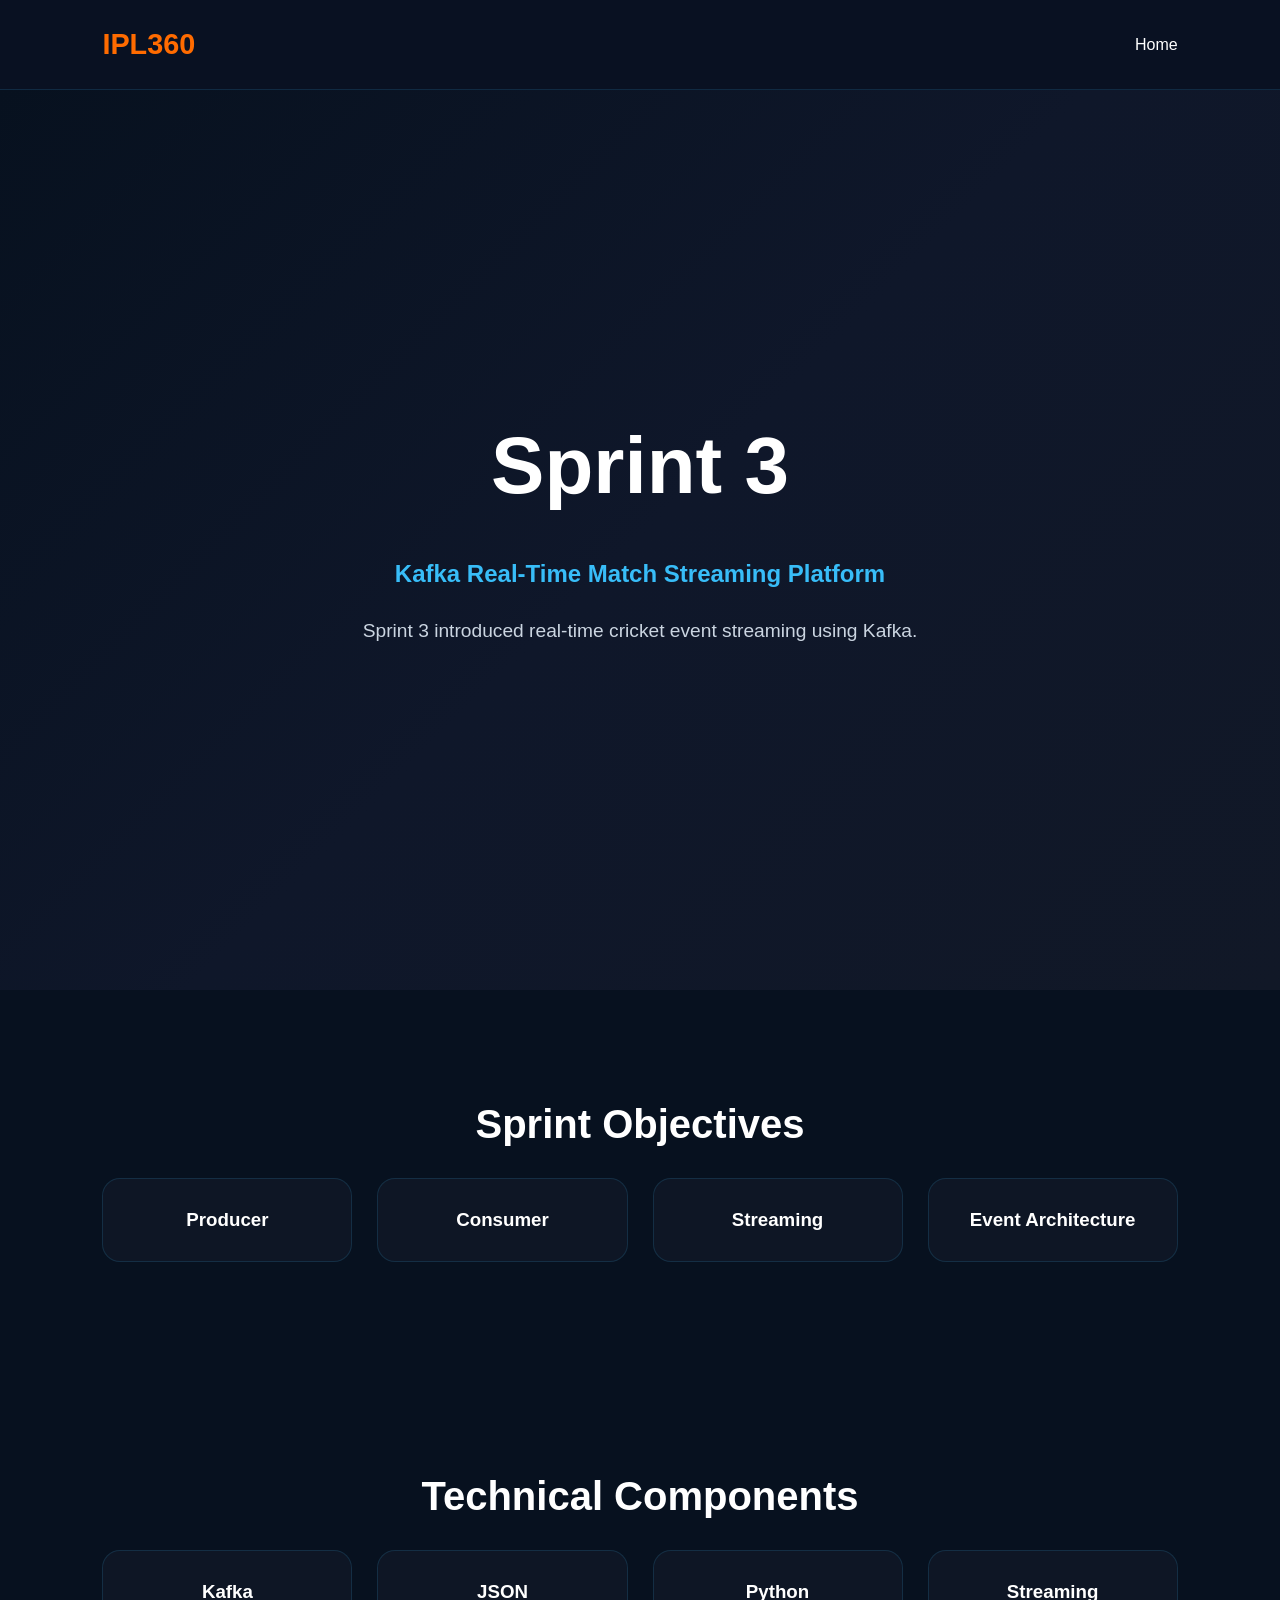
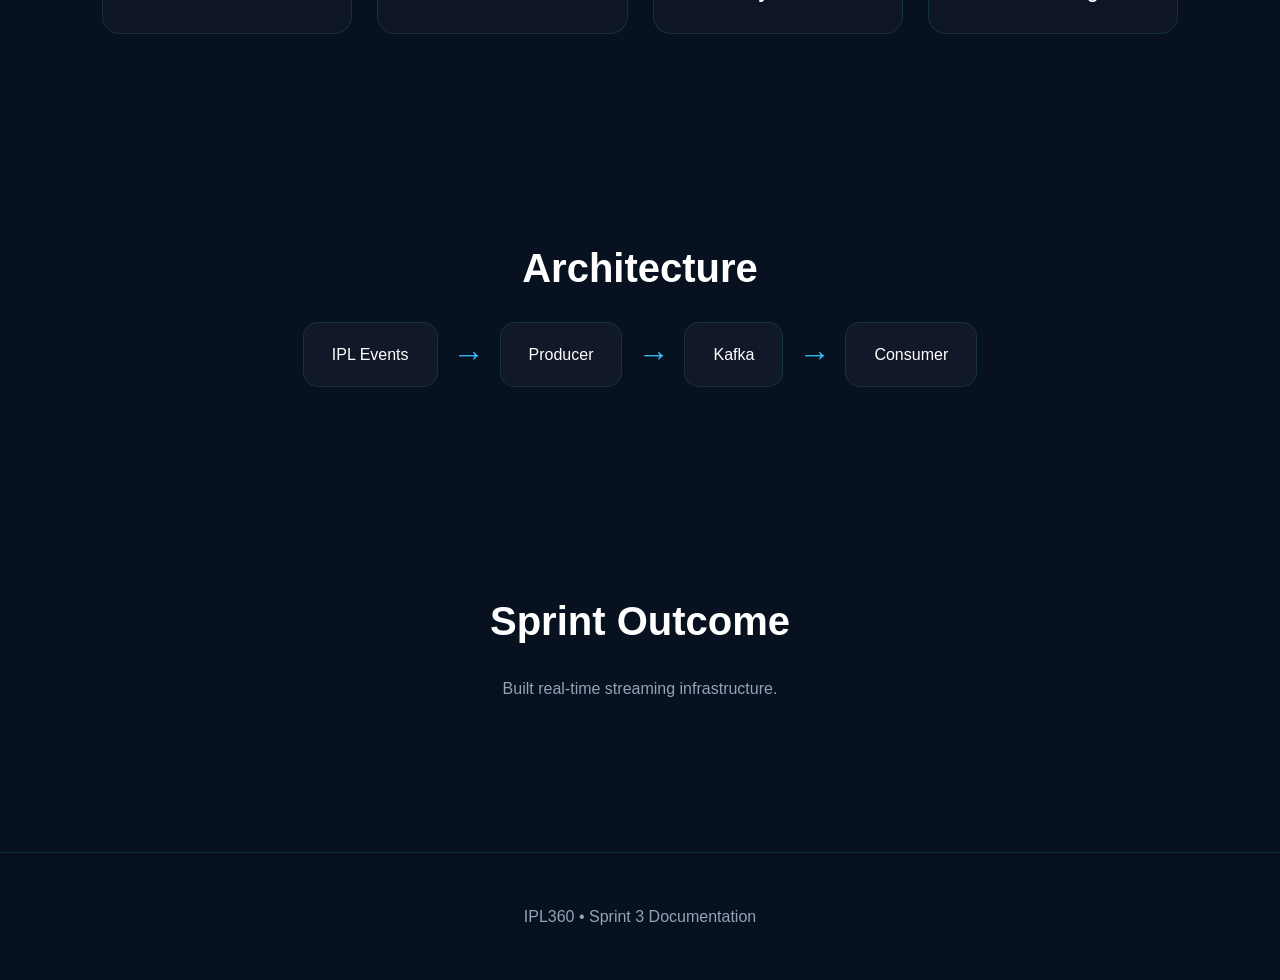
<file: docs/pages/sprint3.html>
<!DOCTYPE html>
<html lang="en">

<head>

<meta charset="UTF-8">
<meta name="viewport"
content="width=device-width, initial-scale=1.0">

<title>
Sprint 3 | Kafka Real-Time Match Streaming Platform
</title>

<link rel="stylesheet"
href="../css/style.css">

</head>

<body>

<nav class="navbar">

<div class="logo">
IPL360
</div>

<ul>
<li>
<a href="../index.html">
Home
</a>
</li>
</ul>

</nav>

<section class="hero">

<div class="hero-content">

<h1>
Sprint 3
</h1>

<h2>
Kafka Real-Time Match Streaming Platform
</h2>

<p>
Sprint 3 introduced real-time cricket event streaming using Kafka.
</p>

</div>

</section>

<section class="section">

<h2>
Sprint Objectives
</h2>

<div class="feature-grid">


<div class="feature-card">
<h3>Producer</h3>
</div>

<div class="feature-card">
<h3>Consumer</h3>
</div>

<div class="feature-card">
<h3>Streaming</h3>
</div>

<div class="feature-card">
<h3>Event Architecture</h3>
</div>


</div>

</section>

<section class="section">

<h2>
Technical Components
</h2>

<div class="feature-grid">


<div class="feature-card">
<h3>Kafka</h3>
</div>

<div class="feature-card">
<h3>JSON</h3>
</div>

<div class="feature-card">
<h3>Python</h3>
</div>

<div class="feature-card">
<h3>Streaming</h3>
</div>


</div>

</section>

<section class="section">

<h2>
Architecture
</h2>

<div class="architecture-flow">


<div class="arch-box">
IPL Events
</div>

<div class="arch-arrow">
→
</div>

<div class="arch-box">
Producer
</div>

<div class="arch-arrow">
→
</div>

<div class="arch-box">
Kafka
</div>

<div class="arch-arrow">
→
</div>

<div class="arch-box">
Consumer
</div>


</div>

</section>

<section class="section">

<h2>
Sprint Outcome
</h2>

<p class="section-description">

Built real-time streaming infrastructure.

</p>

</section>

<footer>

<p>
IPL360 • Sprint 3 Documentation
</p>

</footer>

</body>

</html>
</file>
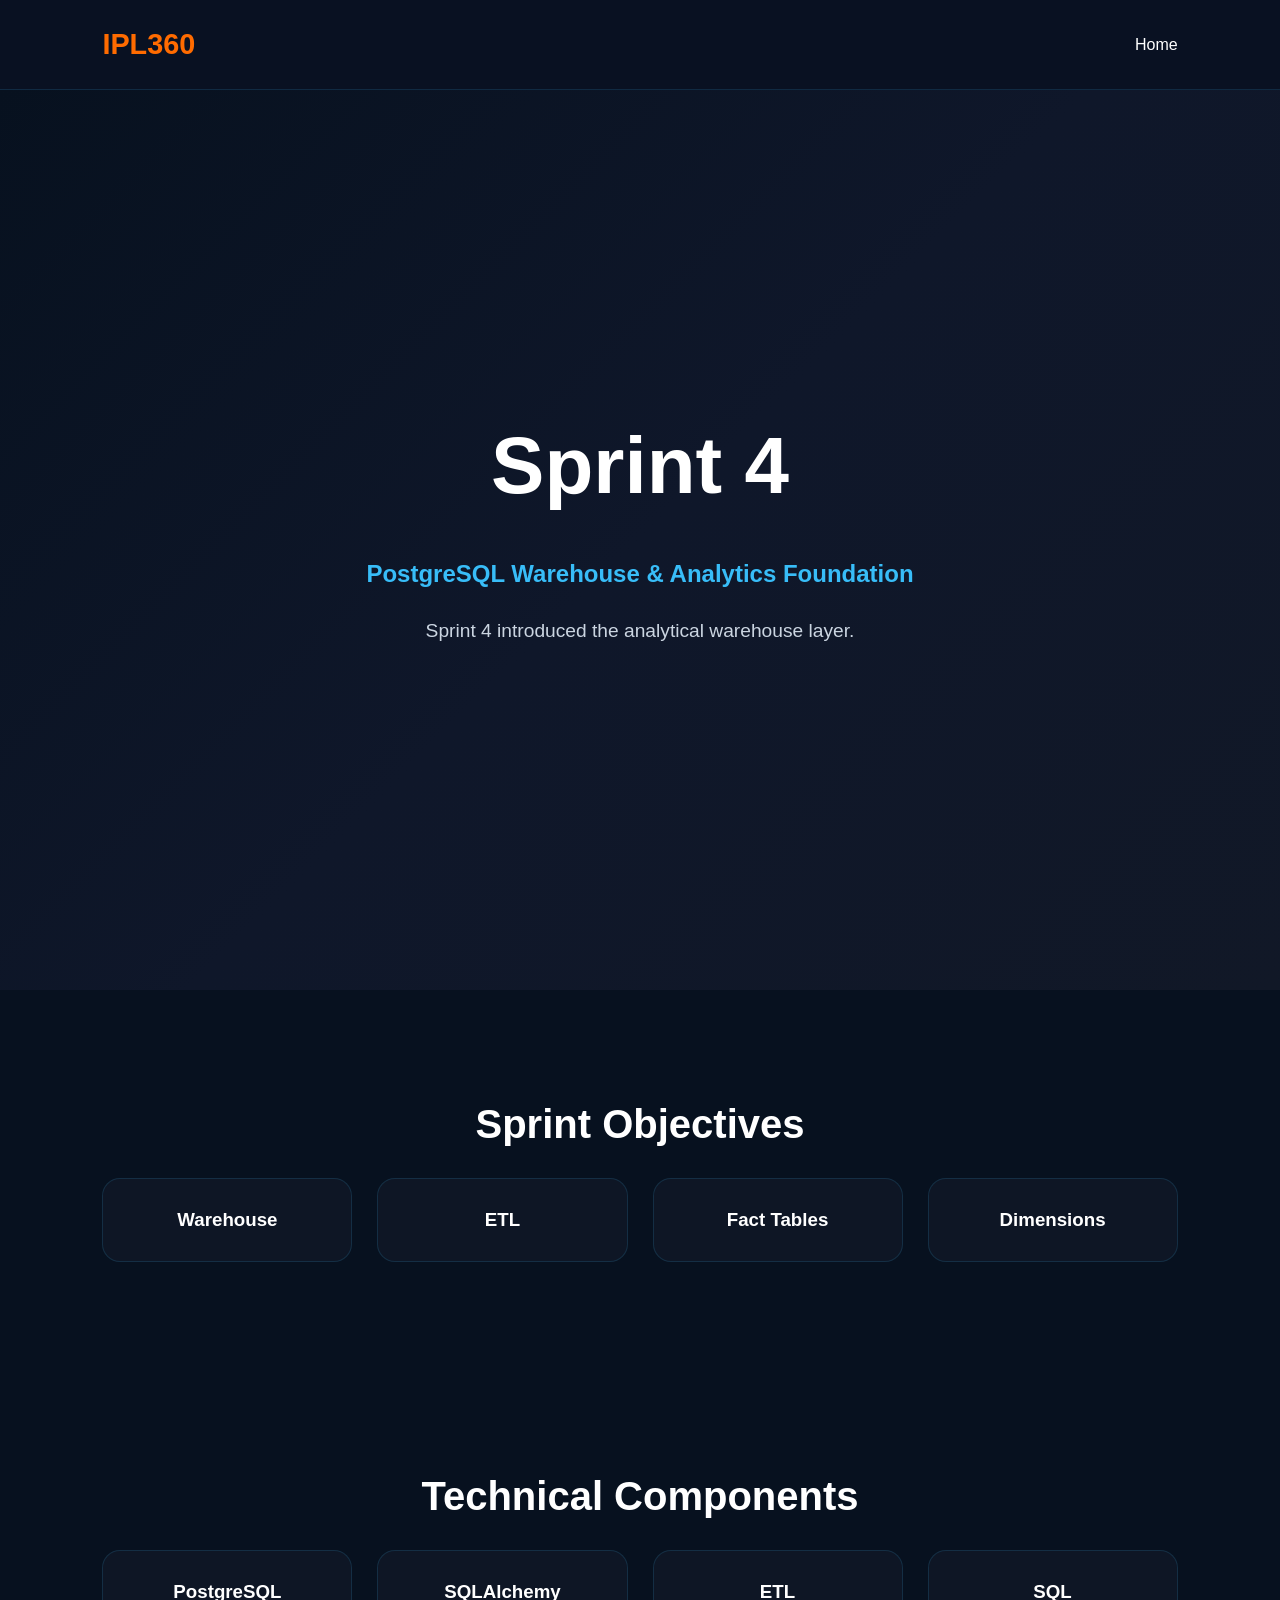
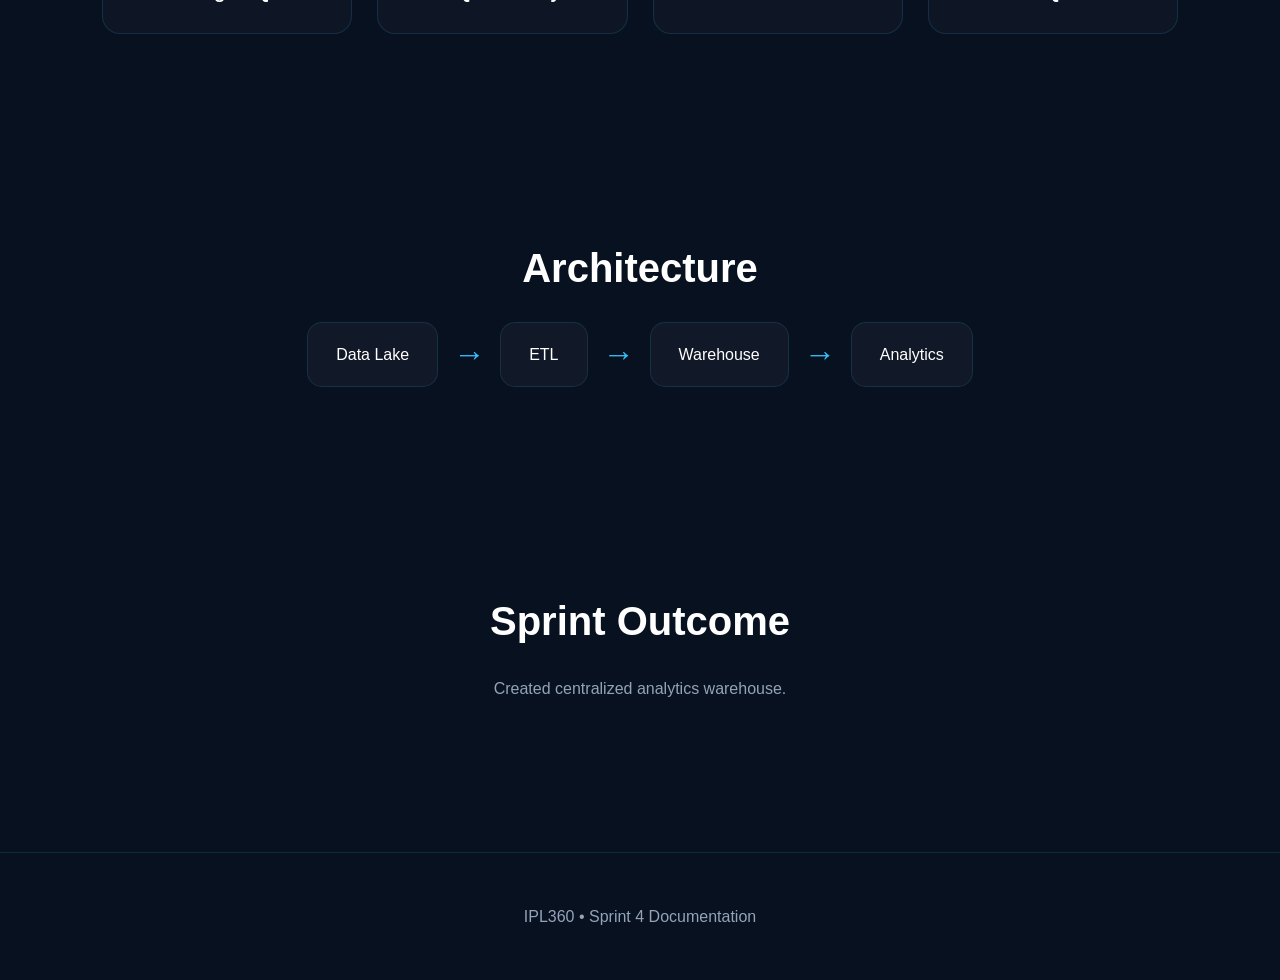
<file: docs/pages/sprint4.html>
<!DOCTYPE html>
<html lang="en">

<head>

<meta charset="UTF-8">
<meta name="viewport"
content="width=device-width, initial-scale=1.0">

<title>
Sprint 4 | PostgreSQL Warehouse & Analytics Foundation
</title>

<link rel="stylesheet"
href="../css/style.css">

</head>

<body>

<nav class="navbar">

<div class="logo">
IPL360
</div>

<ul>
<li>
<a href="../index.html">
Home
</a>
</li>
</ul>

</nav>

<section class="hero">

<div class="hero-content">

<h1>
Sprint 4
</h1>

<h2>
PostgreSQL Warehouse & Analytics Foundation
</h2>

<p>
Sprint 4 introduced the analytical warehouse layer.
</p>

</div>

</section>

<section class="section">

<h2>
Sprint Objectives
</h2>

<div class="feature-grid">


<div class="feature-card">
<h3>Warehouse</h3>
</div>

<div class="feature-card">
<h3>ETL</h3>
</div>

<div class="feature-card">
<h3>Fact Tables</h3>
</div>

<div class="feature-card">
<h3>Dimensions</h3>
</div>


</div>

</section>

<section class="section">

<h2>
Technical Components
</h2>

<div class="feature-grid">


<div class="feature-card">
<h3>PostgreSQL</h3>
</div>

<div class="feature-card">
<h3>SQLAlchemy</h3>
</div>

<div class="feature-card">
<h3>ETL</h3>
</div>

<div class="feature-card">
<h3>SQL</h3>
</div>


</div>

</section>

<section class="section">

<h2>
Architecture
</h2>

<div class="architecture-flow">


<div class="arch-box">
Data Lake
</div>

<div class="arch-arrow">
→
</div>

<div class="arch-box">
ETL
</div>

<div class="arch-arrow">
→
</div>

<div class="arch-box">
Warehouse
</div>

<div class="arch-arrow">
→
</div>

<div class="arch-box">
Analytics
</div>


</div>

</section>

<section class="section">

<h2>
Sprint Outcome
</h2>

<p class="section-description">

Created centralized analytics warehouse.

</p>

</section>

<footer>

<p>
IPL360 • Sprint 4 Documentation
</p>

</footer>

</body>

</html>
</file>
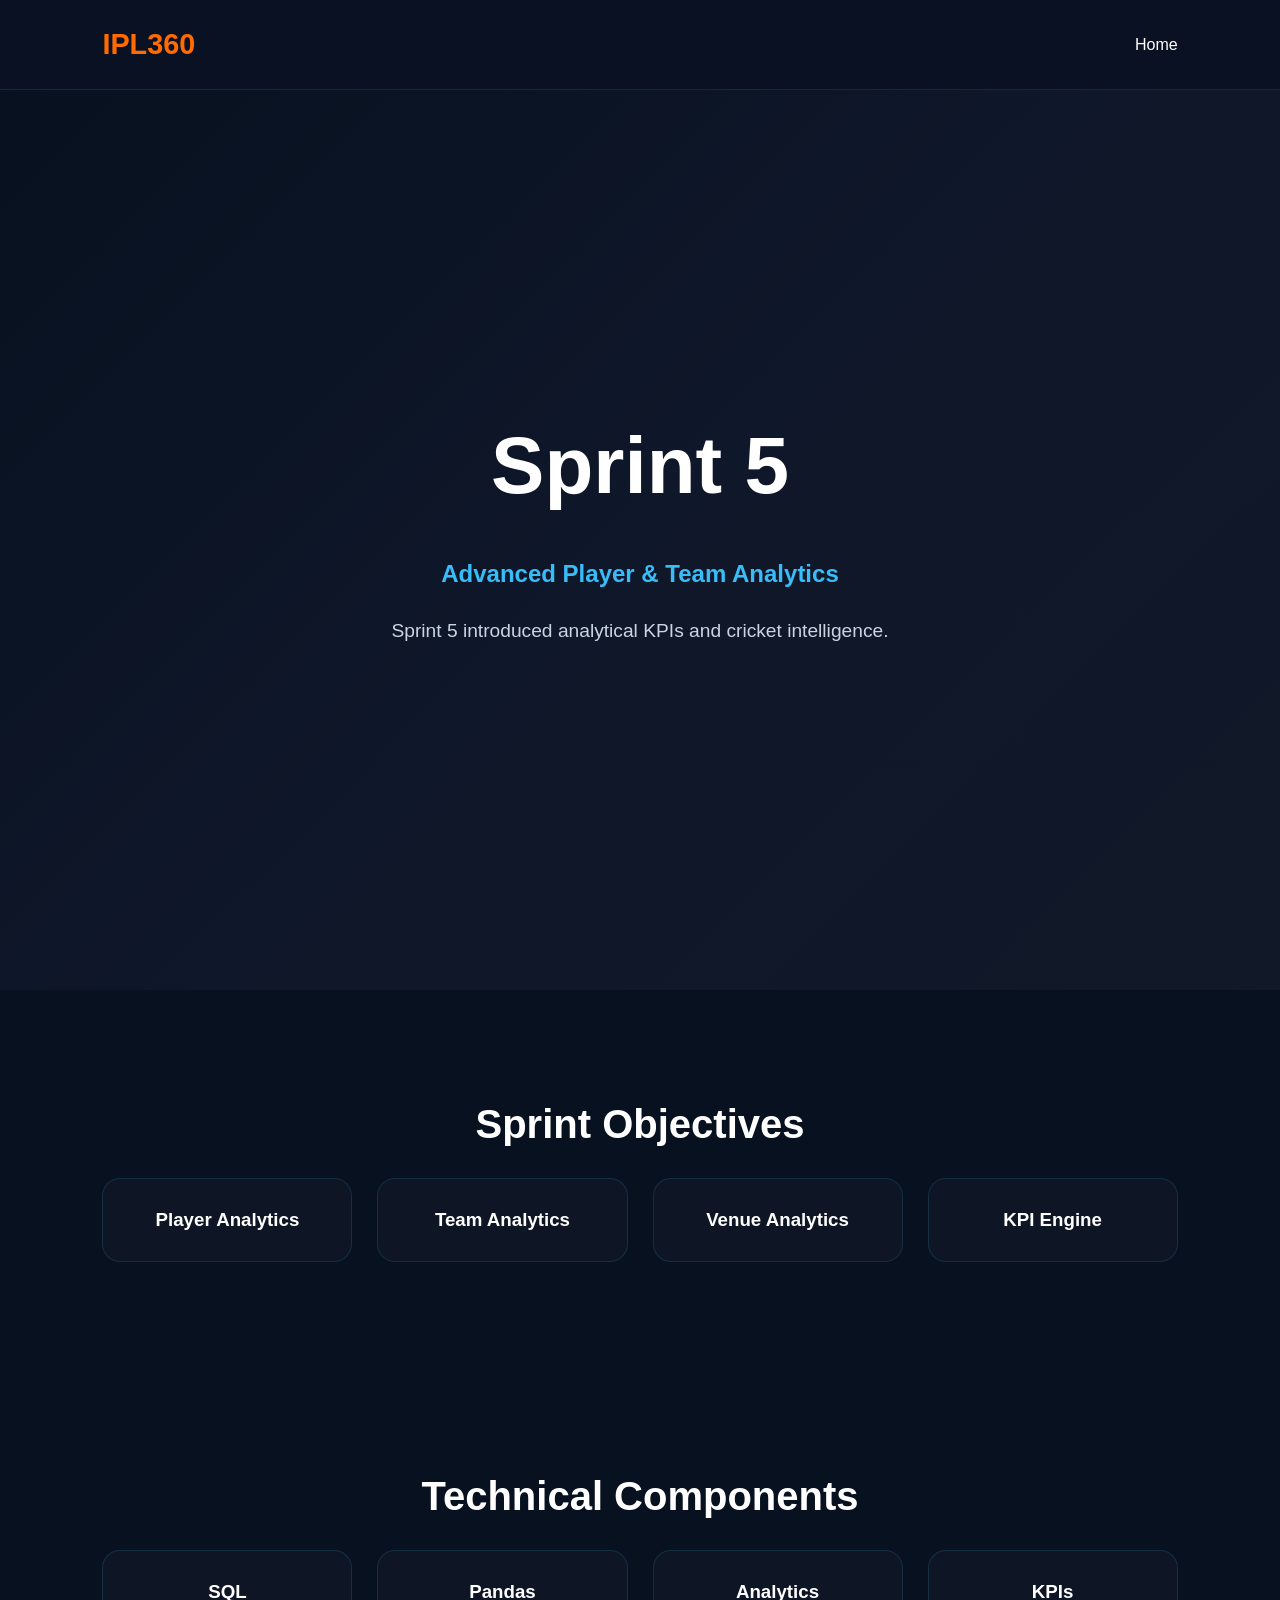
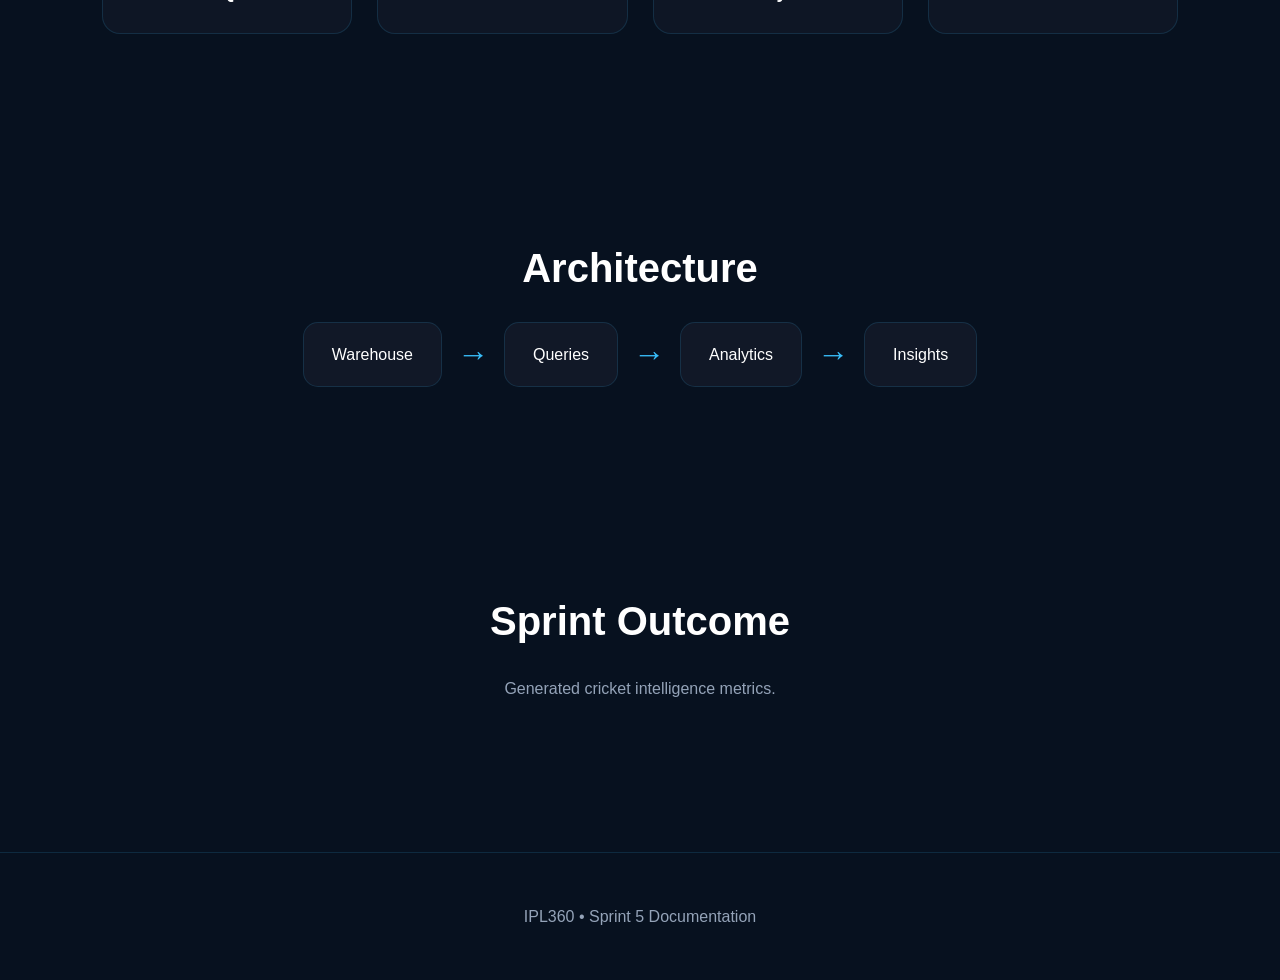
<file: docs/pages/sprint5.html>
<!DOCTYPE html>
<html lang="en">

<head>

<meta charset="UTF-8">
<meta name="viewport"
content="width=device-width, initial-scale=1.0">

<title>
Sprint 5 | Advanced Player & Team Analytics
</title>

<link rel="stylesheet"
href="../css/style.css">

</head>

<body>

<nav class="navbar">

<div class="logo">
IPL360
</div>

<ul>
<li>
<a href="../index.html">
Home
</a>
</li>
</ul>

</nav>

<section class="hero">

<div class="hero-content">

<h1>
Sprint 5
</h1>

<h2>
Advanced Player & Team Analytics
</h2>

<p>
Sprint 5 introduced analytical KPIs and cricket intelligence.
</p>

</div>

</section>

<section class="section">

<h2>
Sprint Objectives
</h2>

<div class="feature-grid">


<div class="feature-card">
<h3>Player Analytics</h3>
</div>

<div class="feature-card">
<h3>Team Analytics</h3>
</div>

<div class="feature-card">
<h3>Venue Analytics</h3>
</div>

<div class="feature-card">
<h3>KPI Engine</h3>
</div>


</div>

</section>

<section class="section">

<h2>
Technical Components
</h2>

<div class="feature-grid">


<div class="feature-card">
<h3>SQL</h3>
</div>

<div class="feature-card">
<h3>Pandas</h3>
</div>

<div class="feature-card">
<h3>Analytics</h3>
</div>

<div class="feature-card">
<h3>KPIs</h3>
</div>


</div>

</section>

<section class="section">

<h2>
Architecture
</h2>

<div class="architecture-flow">


<div class="arch-box">
Warehouse
</div>

<div class="arch-arrow">
→
</div>

<div class="arch-box">
Queries
</div>

<div class="arch-arrow">
→
</div>

<div class="arch-box">
Analytics
</div>

<div class="arch-arrow">
→
</div>

<div class="arch-box">
Insights
</div>


</div>

</section>

<section class="section">

<h2>
Sprint Outcome
</h2>

<p class="section-description">

Generated cricket intelligence metrics.

</p>

</section>

<footer>

<p>
IPL360 • Sprint 5 Documentation
</p>

</footer>

</body>

</html>
</file>
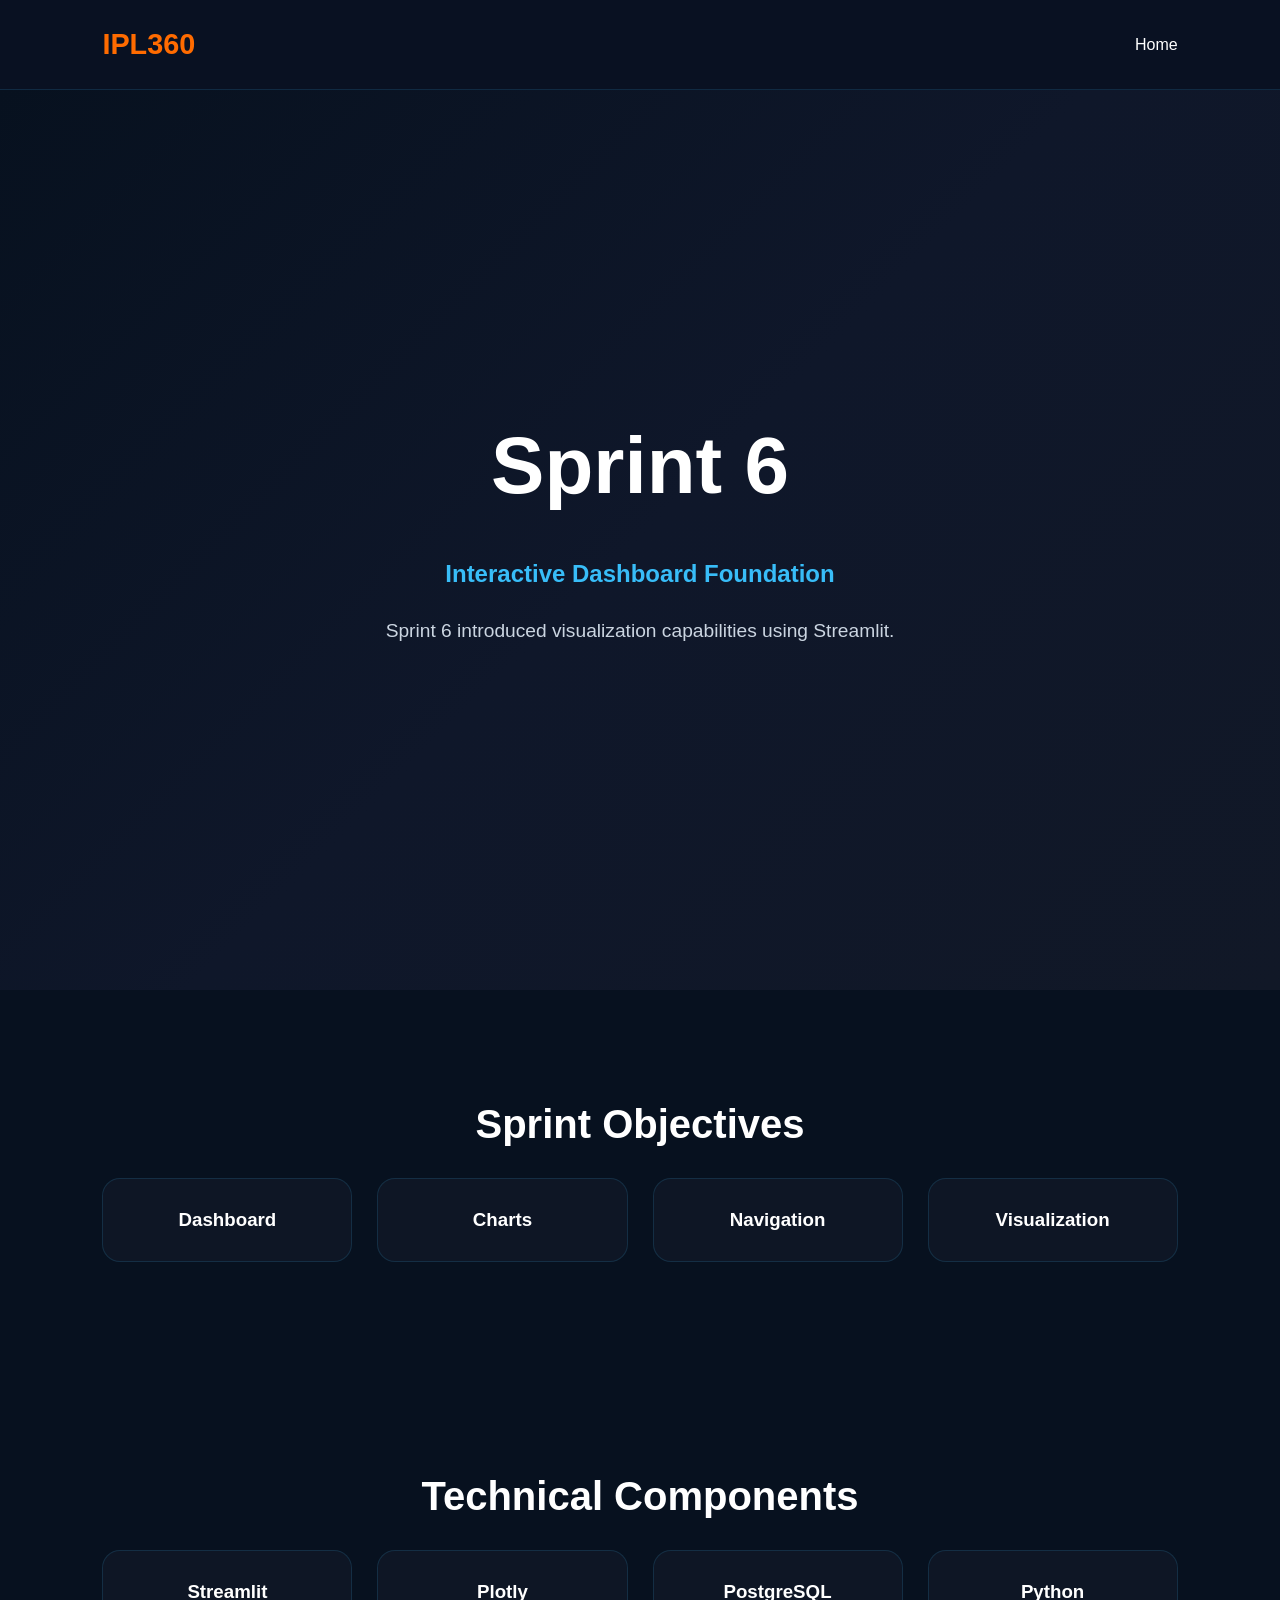
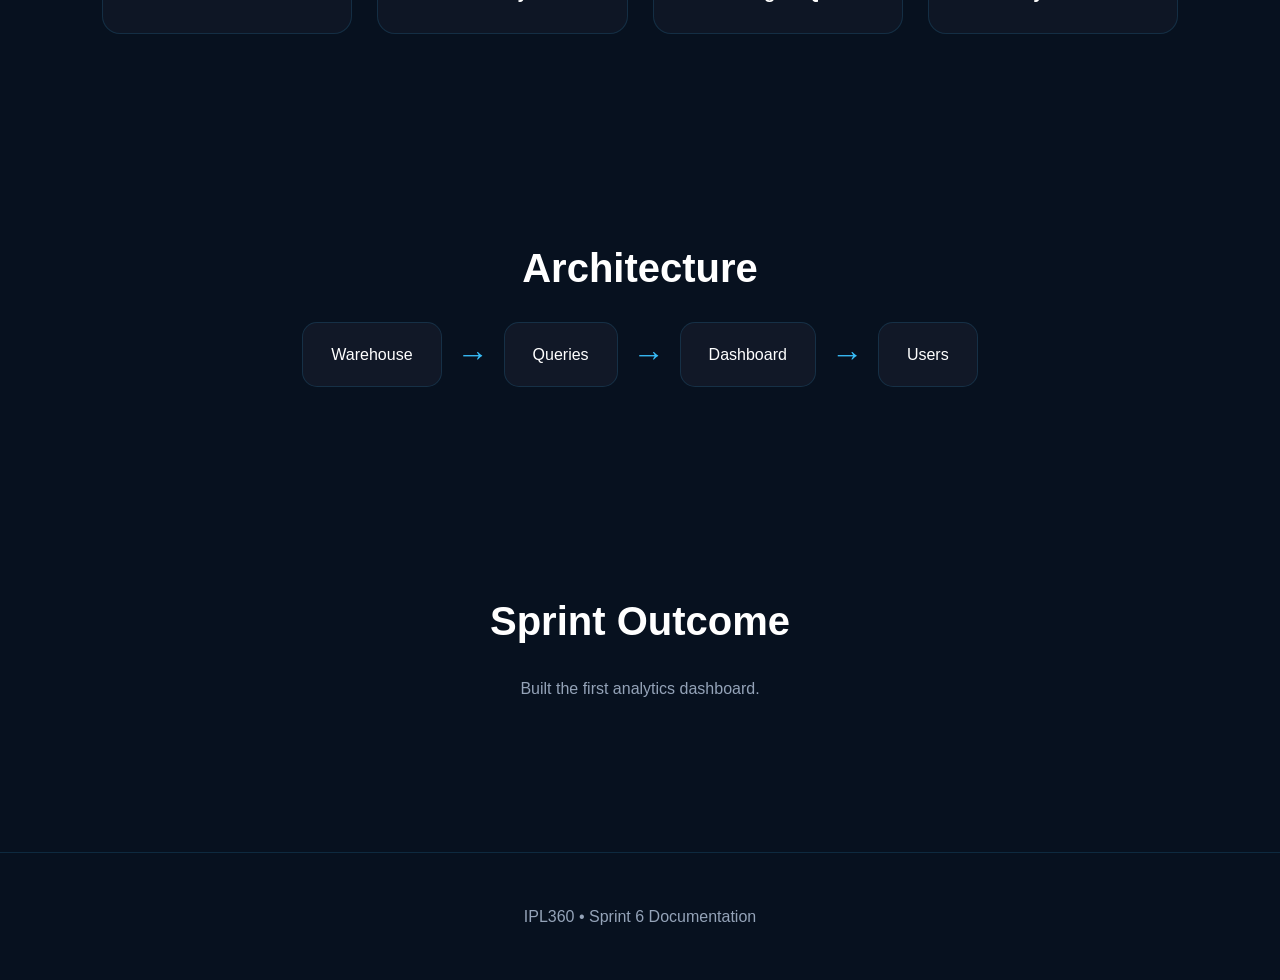
<file: docs/pages/sprint6.html>
<!DOCTYPE html>
<html lang="en">

<head>

<meta charset="UTF-8">
<meta name="viewport"
content="width=device-width, initial-scale=1.0">

<title>
Sprint 6 | Interactive Dashboard Foundation
</title>

<link rel="stylesheet"
href="../css/style.css">

</head>

<body>

<nav class="navbar">

<div class="logo">
IPL360
</div>

<ul>
<li>
<a href="../index.html">
Home
</a>
</li>
</ul>

</nav>

<section class="hero">

<div class="hero-content">

<h1>
Sprint 6
</h1>

<h2>
Interactive Dashboard Foundation
</h2>

<p>
Sprint 6 introduced visualization capabilities using Streamlit.
</p>

</div>

</section>

<section class="section">

<h2>
Sprint Objectives
</h2>

<div class="feature-grid">


<div class="feature-card">
<h3>Dashboard</h3>
</div>

<div class="feature-card">
<h3>Charts</h3>
</div>

<div class="feature-card">
<h3>Navigation</h3>
</div>

<div class="feature-card">
<h3>Visualization</h3>
</div>


</div>

</section>

<section class="section">

<h2>
Technical Components
</h2>

<div class="feature-grid">


<div class="feature-card">
<h3>Streamlit</h3>
</div>

<div class="feature-card">
<h3>Plotly</h3>
</div>

<div class="feature-card">
<h3>PostgreSQL</h3>
</div>

<div class="feature-card">
<h3>Python</h3>
</div>


</div>

</section>

<section class="section">

<h2>
Architecture
</h2>

<div class="architecture-flow">


<div class="arch-box">
Warehouse
</div>

<div class="arch-arrow">
→
</div>

<div class="arch-box">
Queries
</div>

<div class="arch-arrow">
→
</div>

<div class="arch-box">
Dashboard
</div>

<div class="arch-arrow">
→
</div>

<div class="arch-box">
Users
</div>


</div>

</section>

<section class="section">

<h2>
Sprint Outcome
</h2>

<p class="section-description">

Built the first analytics dashboard.

</p>

</section>

<footer>

<p>
IPL360 • Sprint 6 Documentation
</p>

</footer>

</body>

</html>
</file>
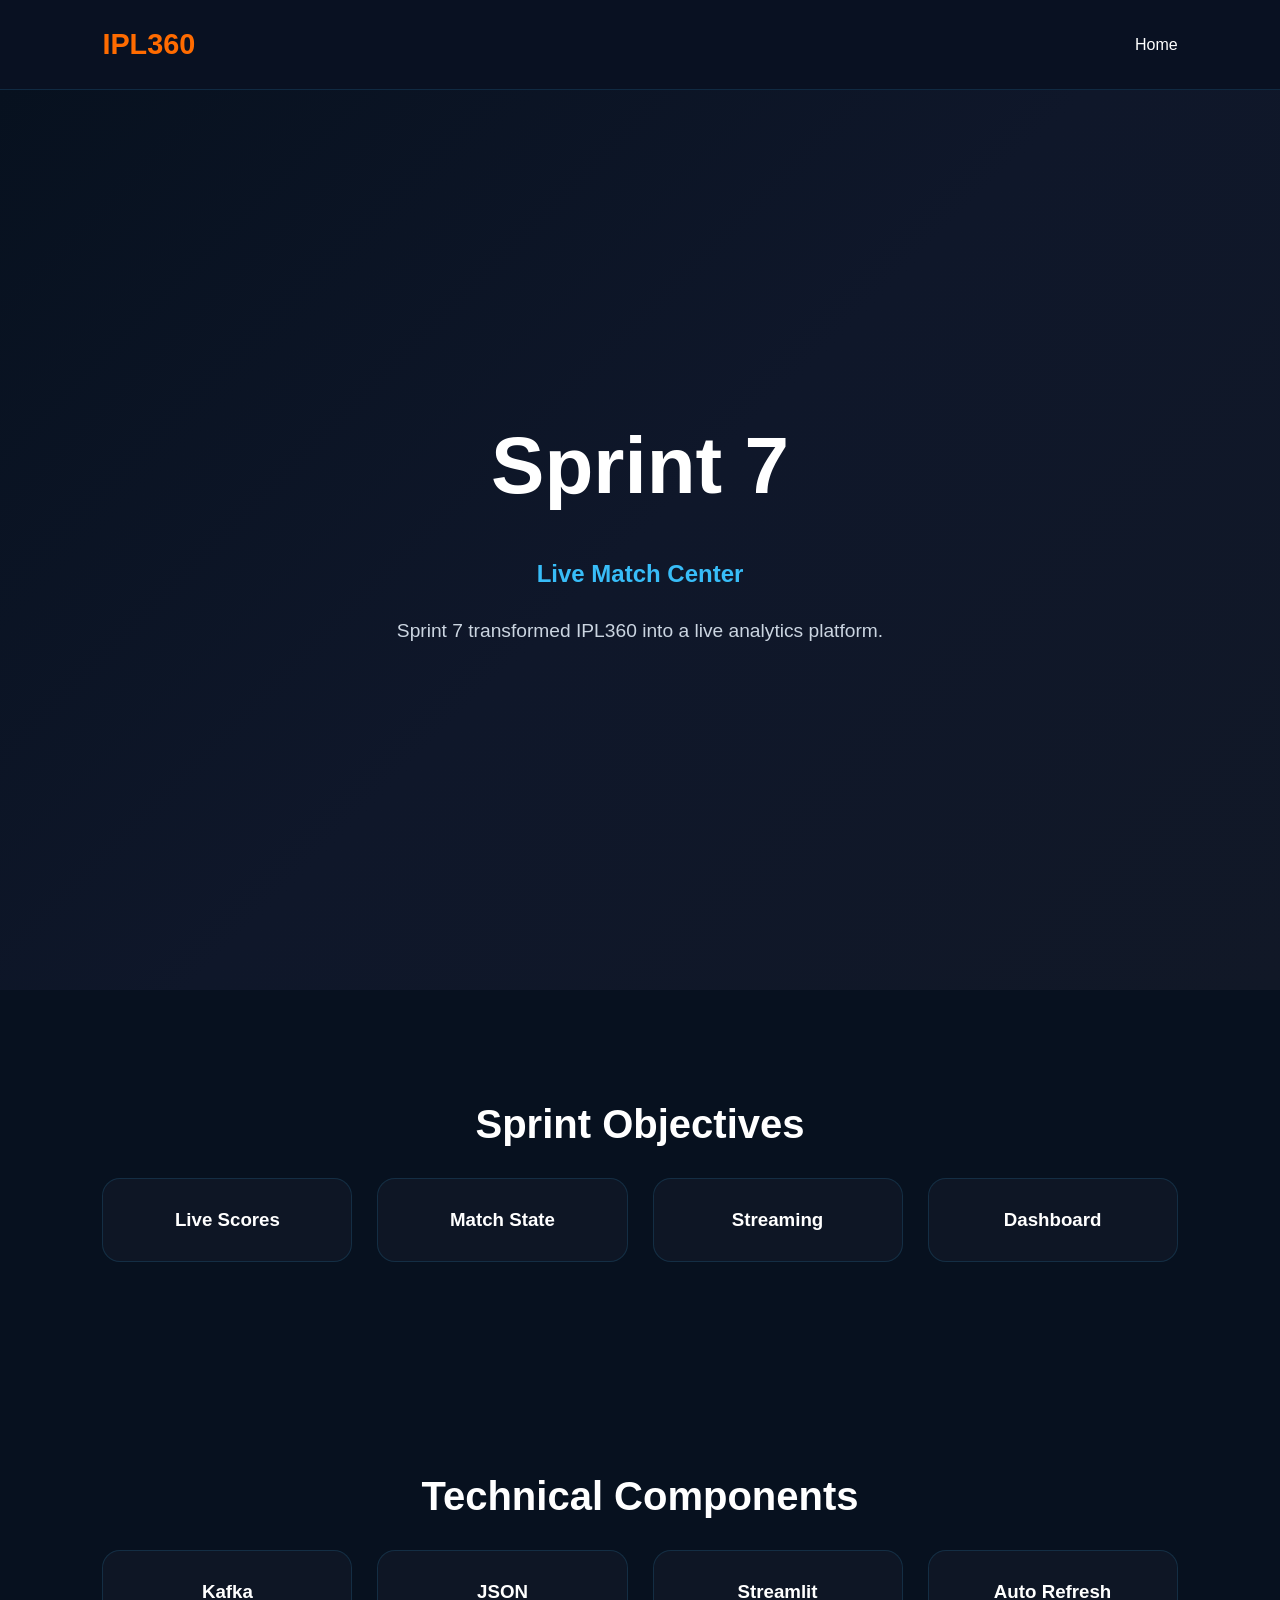
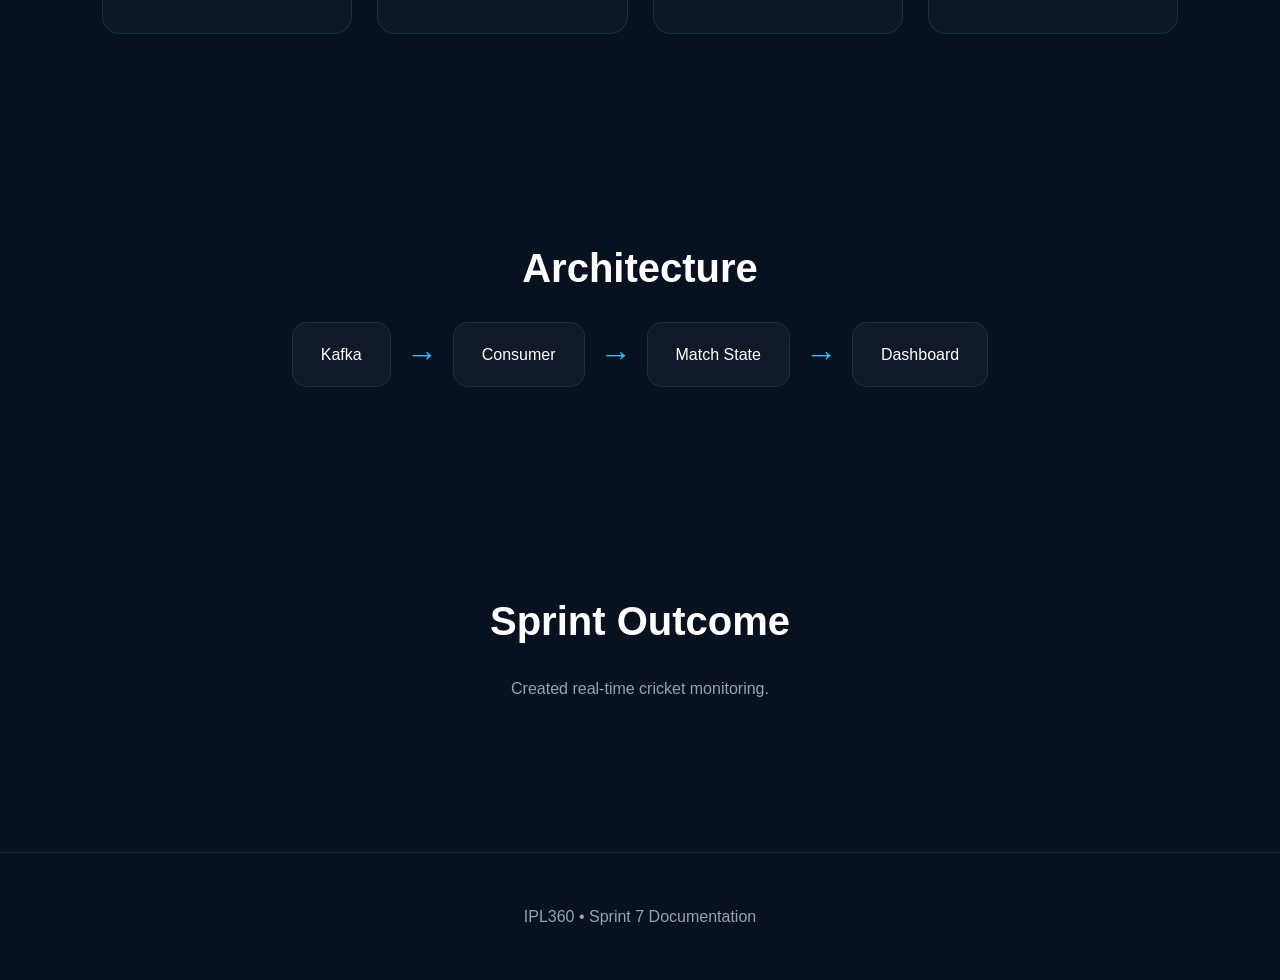
<file: docs/pages/sprint7.html>
<!DOCTYPE html>
<html lang="en">

<head>

<meta charset="UTF-8">
<meta name="viewport"
content="width=device-width, initial-scale=1.0">

<title>
Sprint 7 | Live Match Center
</title>

<link rel="stylesheet"
href="../css/style.css">

</head>

<body>

<nav class="navbar">

<div class="logo">
IPL360
</div>

<ul>
<li>
<a href="../index.html">
Home
</a>
</li>
</ul>

</nav>

<section class="hero">

<div class="hero-content">

<h1>
Sprint 7
</h1>

<h2>
Live Match Center
</h2>

<p>
Sprint 7 transformed IPL360 into a live analytics platform.
</p>

</div>

</section>

<section class="section">

<h2>
Sprint Objectives
</h2>

<div class="feature-grid">


<div class="feature-card">
<h3>Live Scores</h3>
</div>

<div class="feature-card">
<h3>Match State</h3>
</div>

<div class="feature-card">
<h3>Streaming</h3>
</div>

<div class="feature-card">
<h3>Dashboard</h3>
</div>


</div>

</section>

<section class="section">

<h2>
Technical Components
</h2>

<div class="feature-grid">


<div class="feature-card">
<h3>Kafka</h3>
</div>

<div class="feature-card">
<h3>JSON</h3>
</div>

<div class="feature-card">
<h3>Streamlit</h3>
</div>

<div class="feature-card">
<h3>Auto Refresh</h3>
</div>


</div>

</section>

<section class="section">

<h2>
Architecture
</h2>

<div class="architecture-flow">


<div class="arch-box">
Kafka
</div>

<div class="arch-arrow">
→
</div>

<div class="arch-box">
Consumer
</div>

<div class="arch-arrow">
→
</div>

<div class="arch-box">
Match State
</div>

<div class="arch-arrow">
→
</div>

<div class="arch-box">
Dashboard
</div>


</div>

</section>

<section class="section">

<h2>
Sprint Outcome
</h2>

<p class="section-description">

Created real-time cricket monitoring.

</p>

</section>

<footer>

<p>
IPL360 • Sprint 7 Documentation
</p>

</footer>

</body>

</html>
</file>
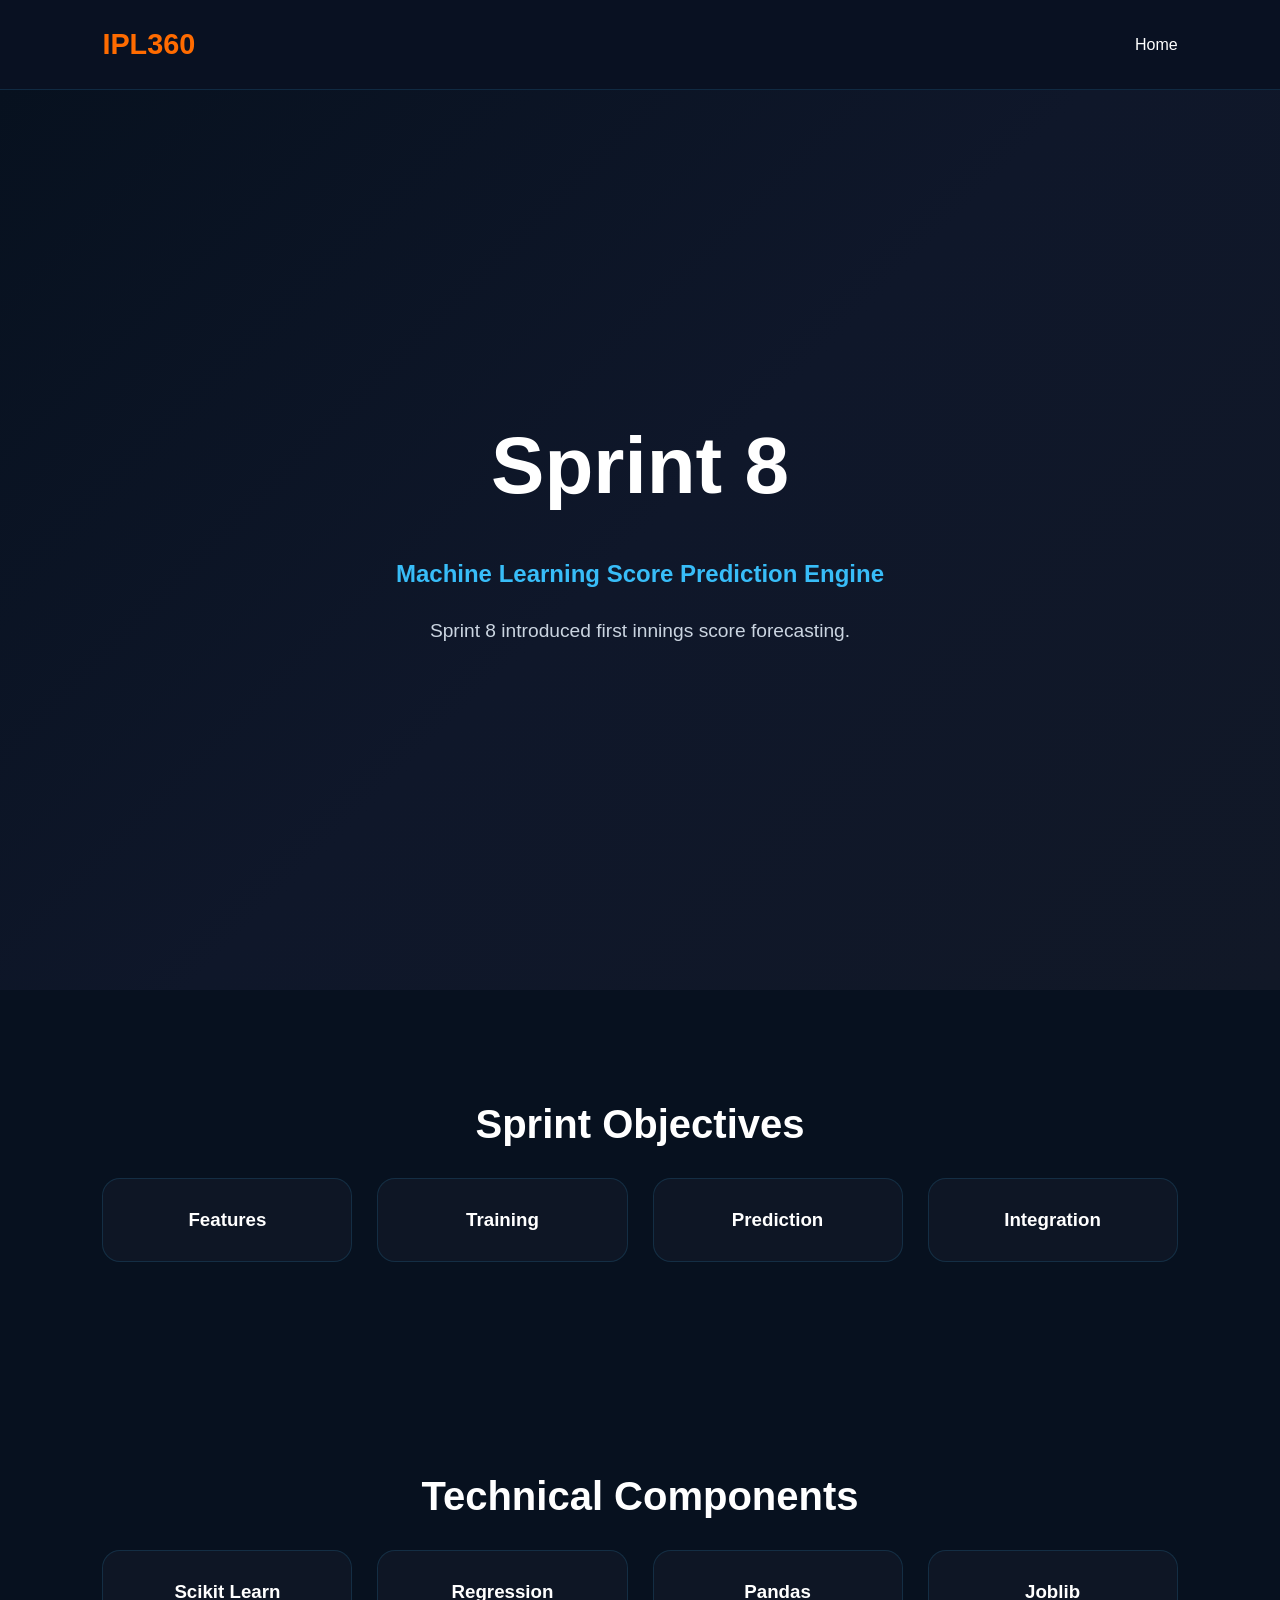
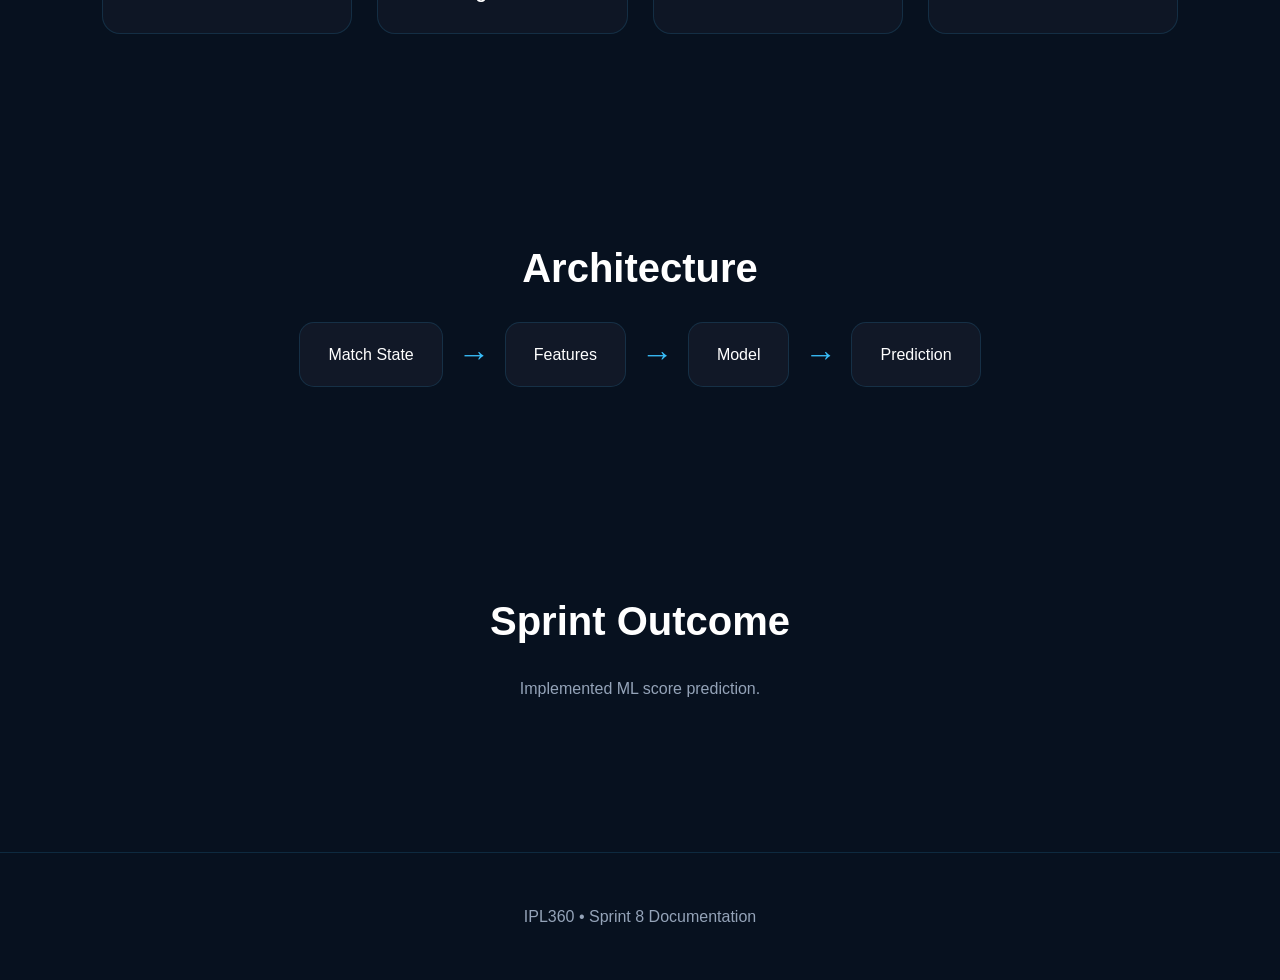
<file: docs/pages/sprint8.html>
<!DOCTYPE html>
<html lang="en">

<head>

<meta charset="UTF-8">
<meta name="viewport"
content="width=device-width, initial-scale=1.0">

<title>
Sprint 8 | Machine Learning Score Prediction Engine
</title>

<link rel="stylesheet"
href="../css/style.css">

</head>

<body>

<nav class="navbar">

<div class="logo">
IPL360
</div>

<ul>
<li>
<a href="../index.html">
Home
</a>
</li>
</ul>

</nav>

<section class="hero">

<div class="hero-content">

<h1>
Sprint 8
</h1>

<h2>
Machine Learning Score Prediction Engine
</h2>

<p>
Sprint 8 introduced first innings score forecasting.
</p>

</div>

</section>

<section class="section">

<h2>
Sprint Objectives
</h2>

<div class="feature-grid">


<div class="feature-card">
<h3>Features</h3>
</div>

<div class="feature-card">
<h3>Training</h3>
</div>

<div class="feature-card">
<h3>Prediction</h3>
</div>

<div class="feature-card">
<h3>Integration</h3>
</div>


</div>

</section>

<section class="section">

<h2>
Technical Components
</h2>

<div class="feature-grid">


<div class="feature-card">
<h3>Scikit Learn</h3>
</div>

<div class="feature-card">
<h3>Regression</h3>
</div>

<div class="feature-card">
<h3>Pandas</h3>
</div>

<div class="feature-card">
<h3>Joblib</h3>
</div>


</div>

</section>

<section class="section">

<h2>
Architecture
</h2>

<div class="architecture-flow">


<div class="arch-box">
Match State
</div>

<div class="arch-arrow">
→
</div>

<div class="arch-box">
Features
</div>

<div class="arch-arrow">
→
</div>

<div class="arch-box">
Model
</div>

<div class="arch-arrow">
→
</div>

<div class="arch-box">
Prediction
</div>


</div>

</section>

<section class="section">

<h2>
Sprint Outcome
</h2>

<p class="section-description">

Implemented ML score prediction.

</p>

</section>

<footer>

<p>
IPL360 • Sprint 8 Documentation
</p>

</footer>

</body>

</html>
</file>
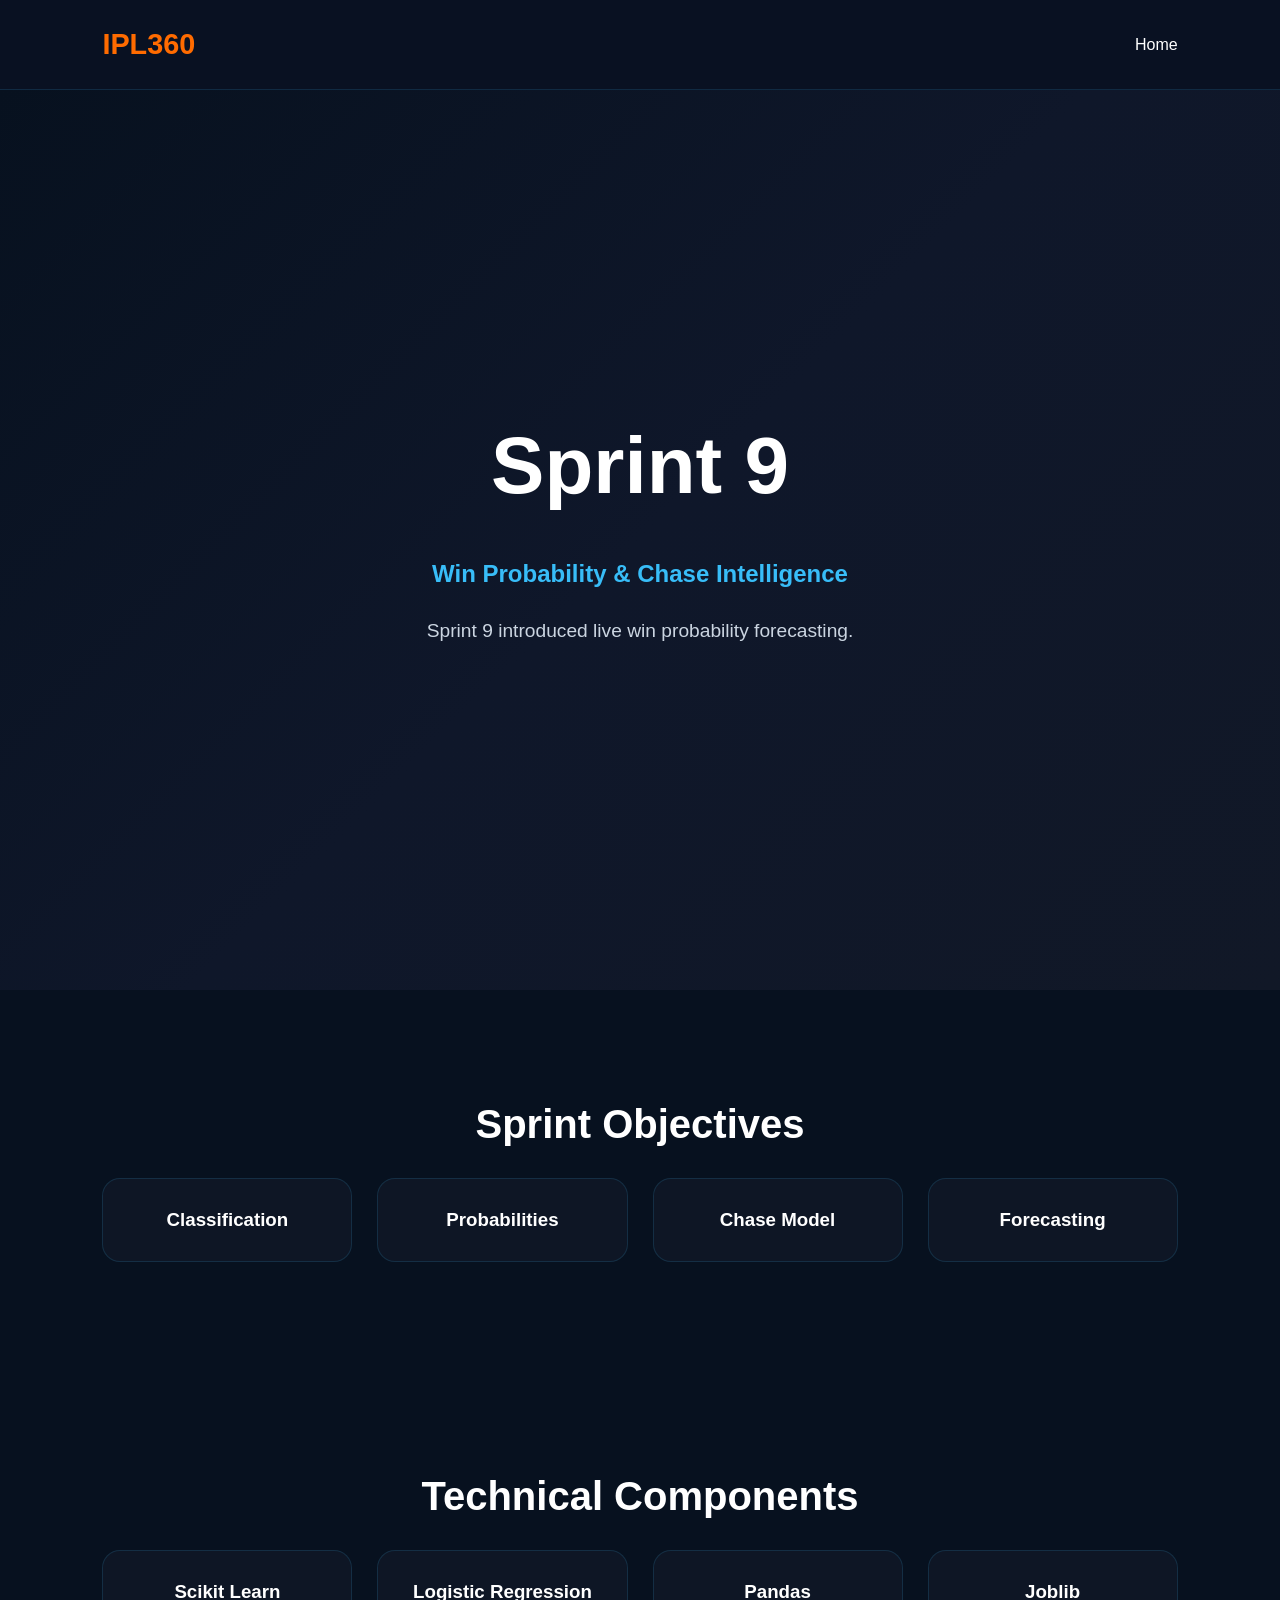
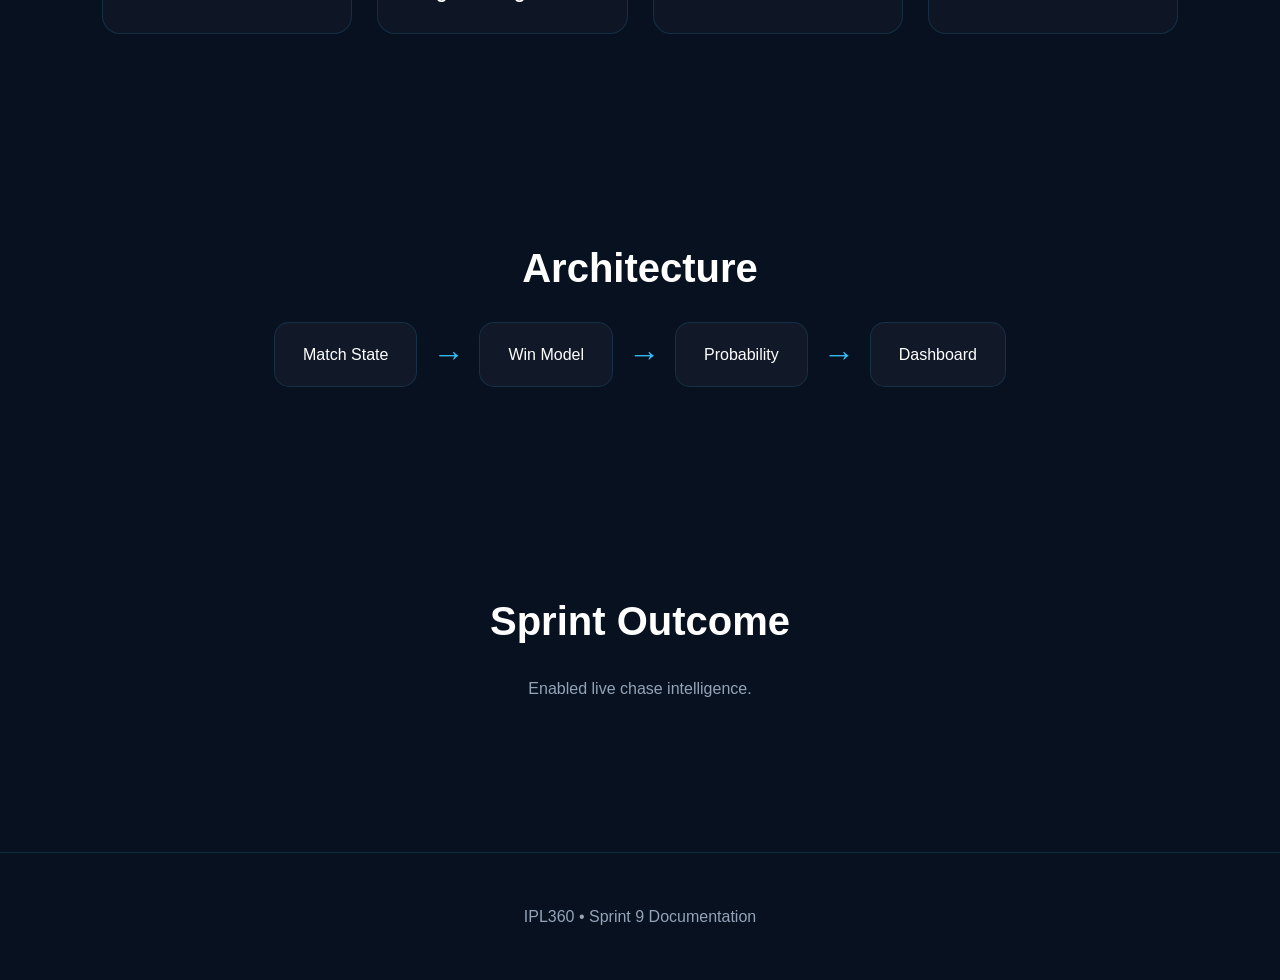
<file: docs/pages/sprint9.html>
<!DOCTYPE html>
<html lang="en">

<head>

<meta charset="UTF-8">
<meta name="viewport"
content="width=device-width, initial-scale=1.0">

<title>
Sprint 9 | Win Probability & Chase Intelligence
</title>

<link rel="stylesheet"
href="../css/style.css">

</head>

<body>

<nav class="navbar">

<div class="logo">
IPL360
</div>

<ul>
<li>
<a href="../index.html">
Home
</a>
</li>
</ul>

</nav>

<section class="hero">

<div class="hero-content">

<h1>
Sprint 9
</h1>

<h2>
Win Probability & Chase Intelligence
</h2>

<p>
Sprint 9 introduced live win probability forecasting.
</p>

</div>

</section>

<section class="section">

<h2>
Sprint Objectives
</h2>

<div class="feature-grid">


<div class="feature-card">
<h3>Classification</h3>
</div>

<div class="feature-card">
<h3>Probabilities</h3>
</div>

<div class="feature-card">
<h3>Chase Model</h3>
</div>

<div class="feature-card">
<h3>Forecasting</h3>
</div>


</div>

</section>

<section class="section">

<h2>
Technical Components
</h2>

<div class="feature-grid">


<div class="feature-card">
<h3>Scikit Learn</h3>
</div>

<div class="feature-card">
<h3>Logistic Regression</h3>
</div>

<div class="feature-card">
<h3>Pandas</h3>
</div>

<div class="feature-card">
<h3>Joblib</h3>
</div>


</div>

</section>

<section class="section">

<h2>
Architecture
</h2>

<div class="architecture-flow">


<div class="arch-box">
Match State
</div>

<div class="arch-arrow">
→
</div>

<div class="arch-box">
Win Model
</div>

<div class="arch-arrow">
→
</div>

<div class="arch-box">
Probability
</div>

<div class="arch-arrow">
→
</div>

<div class="arch-box">
Dashboard
</div>


</div>

</section>

<section class="section">

<h2>
Sprint Outcome
</h2>

<p class="section-description">

Enabled live chase intelligence.

</p>

</section>

<footer>

<p>
IPL360 • Sprint 9 Documentation
</p>

</footer>

</body>

</html>
</file>
<file: docs/css/style.css>
*{
    margin:0;
    padding:0;
    box-sizing:border-box;
    font-family:'Segoe UI',sans-serif;
}

html{
    scroll-behavior:smooth;
}

body{
    background:#07111f;
    color:#ffffff;
    line-height:1.7;
}

.navbar{
    position:sticky;
    top:0;
    z-index:1000;
    display:flex;
    justify-content:space-between;
    align-items:center;
    padding:20px 8%;
    background:rgba(10,18,35,0.95);
    backdrop-filter:blur(12px);
    border-bottom:1px solid rgba(56,189,248,0.15);
}

.logo{
    font-size:1.8rem;
    font-weight:700;
    color:#ff6b00;
}

.navbar ul{
    list-style:none;
    display:flex;
    gap:30px;
}

.navbar a{
    text-decoration:none;
    color:white;
    transition:.3s;
}

.navbar a:hover{
    color:#38bdf8;
}

.hero{
    min-height:100vh;
    display:flex;
    align-items:center;
    justify-content:center;
    text-align:center;
    padding:80px 8%;
    background:linear-gradient(135deg,#07111f,#0f172a,#111827);
}

.hero-content{
    max-width:1000px;
}

.hero h1{
    font-size:5rem;
    margin-bottom:20px;
}

.hero h2{
    color:#38bdf8;
    margin-bottom:20px;
}

.hero p{
    color:#cbd5e1;
    font-size:1.2rem;
    margin-bottom:35px;
}

.hero-buttons{
    display:flex;
    justify-content:center;
    gap:20px;
    flex-wrap:wrap;
}

.btn{
    padding:14px 30px;
    background:#38bdf8;
    color:#07111f;
    text-decoration:none;
    border-radius:12px;
    font-weight:700;
}

.btn.secondary{
    background:#1e293b;
    color:white;
    border:1px solid #38bdf8;
}

.section{
    padding:100px 8%;
}

.section h2{
    text-align:center;
    font-size:2.5rem;
    margin-bottom:20px;
}

.section-description{
    text-align:center;
    max-width:900px;
    margin:0 auto 50px;
    color:#94a3b8;
}

.feature-grid,
.tech-grid,
.achievement-grid,
.roadmap-grid,
.sprint-grid{
    display:grid;
    grid-template-columns:repeat(auto-fit,minmax(250px,1fr));
    gap:25px;
}

.feature-card,
.tech,
.achievement-grid div,
.roadmap-grid div,
.sprint-grid a{
    background:rgba(17,24,39,0.8);
    border:1px solid rgba(56,189,248,0.15);
    border-radius:18px;
    padding:25px;
    text-align:center;
    transition:.3s;
}

.feature-card:hover,
.tech:hover,
.achievement-grid div:hover,
.roadmap-grid div:hover,
.sprint-grid a:hover{
    transform:translateY(-8px);
    border-color:#38bdf8;
}

.tech{
    font-weight:600;
}

.architecture-flow{
    display:flex;
    flex-wrap:wrap;
    justify-content:center;
    align-items:center;
    gap:15px;
}

.arch-box{
    padding:18px 28px;
    border-radius:15px;
    background:#111827;
    border:1px solid rgba(56,189,248,0.15);
}

.arch-arrow{
    font-size:2rem;
    color:#38bdf8;
}

.gallery{
    display:grid;
    grid-template-columns:repeat(auto-fit,minmax(350px,1fr));
    gap:25px;
}

.gallery img{
    width:100%;
    border-radius:16px;
    border:1px solid rgba(56,189,248,0.15);
    transition:.3s;
}

.gallery img:hover{
    transform:scale(1.02);
}

.sprint-grid a{
    text-decoration:none;
    color:white;
    font-weight:700;
}

footer{
    text-align:center;
    padding:50px 20px;
    border-top:1px solid rgba(56,189,248,0.15);
    color:#94a3b8;
}

@media(max-width:768px){

    .navbar{
        flex-direction:column;
        gap:15px;
    }

    .navbar ul{
        flex-wrap:wrap;
        justify-content:center;
    }

    .hero h1{
        font-size:3rem;
    }

    .hero-buttons{
        flex-direction:column;
    }

    .architecture-flow{
        flex-direction:column;
    }

    .arch-arrow{
        transform:rotate(90deg);
    }
}
.dashboard-image{
    width:100%;
    max-width:1200px;
    display:block;
    margin:auto;
    border-radius:16px;
    border:1px solid rgba(56,189,248,0.15);
}
.gallery-section{
    padding:80px 8%;
}

.dashboard-showcase{
    max-width:1400px;
    margin:auto;
}

.dashboard-showcase h3{
    margin-top:60px;
    margin-bottom:20px;
    color:#38bdf8;
    font-size:1.8rem;
}

.gallery-image{
    width:100%;
    border-radius:18px;
    border:1px solid #1f2937;
    box-shadow:0 10px 30px rgba(0,0,0,0.4);
}

.carousel-container{

display:flex;

align-items:center;

justify-content:center;

gap:25px;

margin-top:40px;

}

.carousel-content{

width:100%;

max-width:1200px;

text-align:center;

}

.carousel-content h3{

font-size:2rem;

margin-bottom:20px;

color:#38bdf8;

}

.carousel-content p{

margin-top:20px;

font-size:1.1rem;

color:#cbd5e1;

}

.carousel-btn{

width:60px;

height:60px;

border:none;

border-radius:50%;

font-size:2rem;

cursor:pointer;

background:#38bdf8;

color:#07111f;

font-weight:bold;

transition:.3s;

}

.carousel-btn:hover{

transform:scale(1.1);

}

.gallery-image{

width:100%;

border-radius:18px;

box-shadow:0 10px 30px rgba(0,0,0,0.4);

border:1px solid rgba(56,189,248,0.15);

}

@media(max-width:768px){

.carousel-container{

flex-direction:column;

}

.carousel-btn{

width:50px;

height:50px;

}

}
</file>
